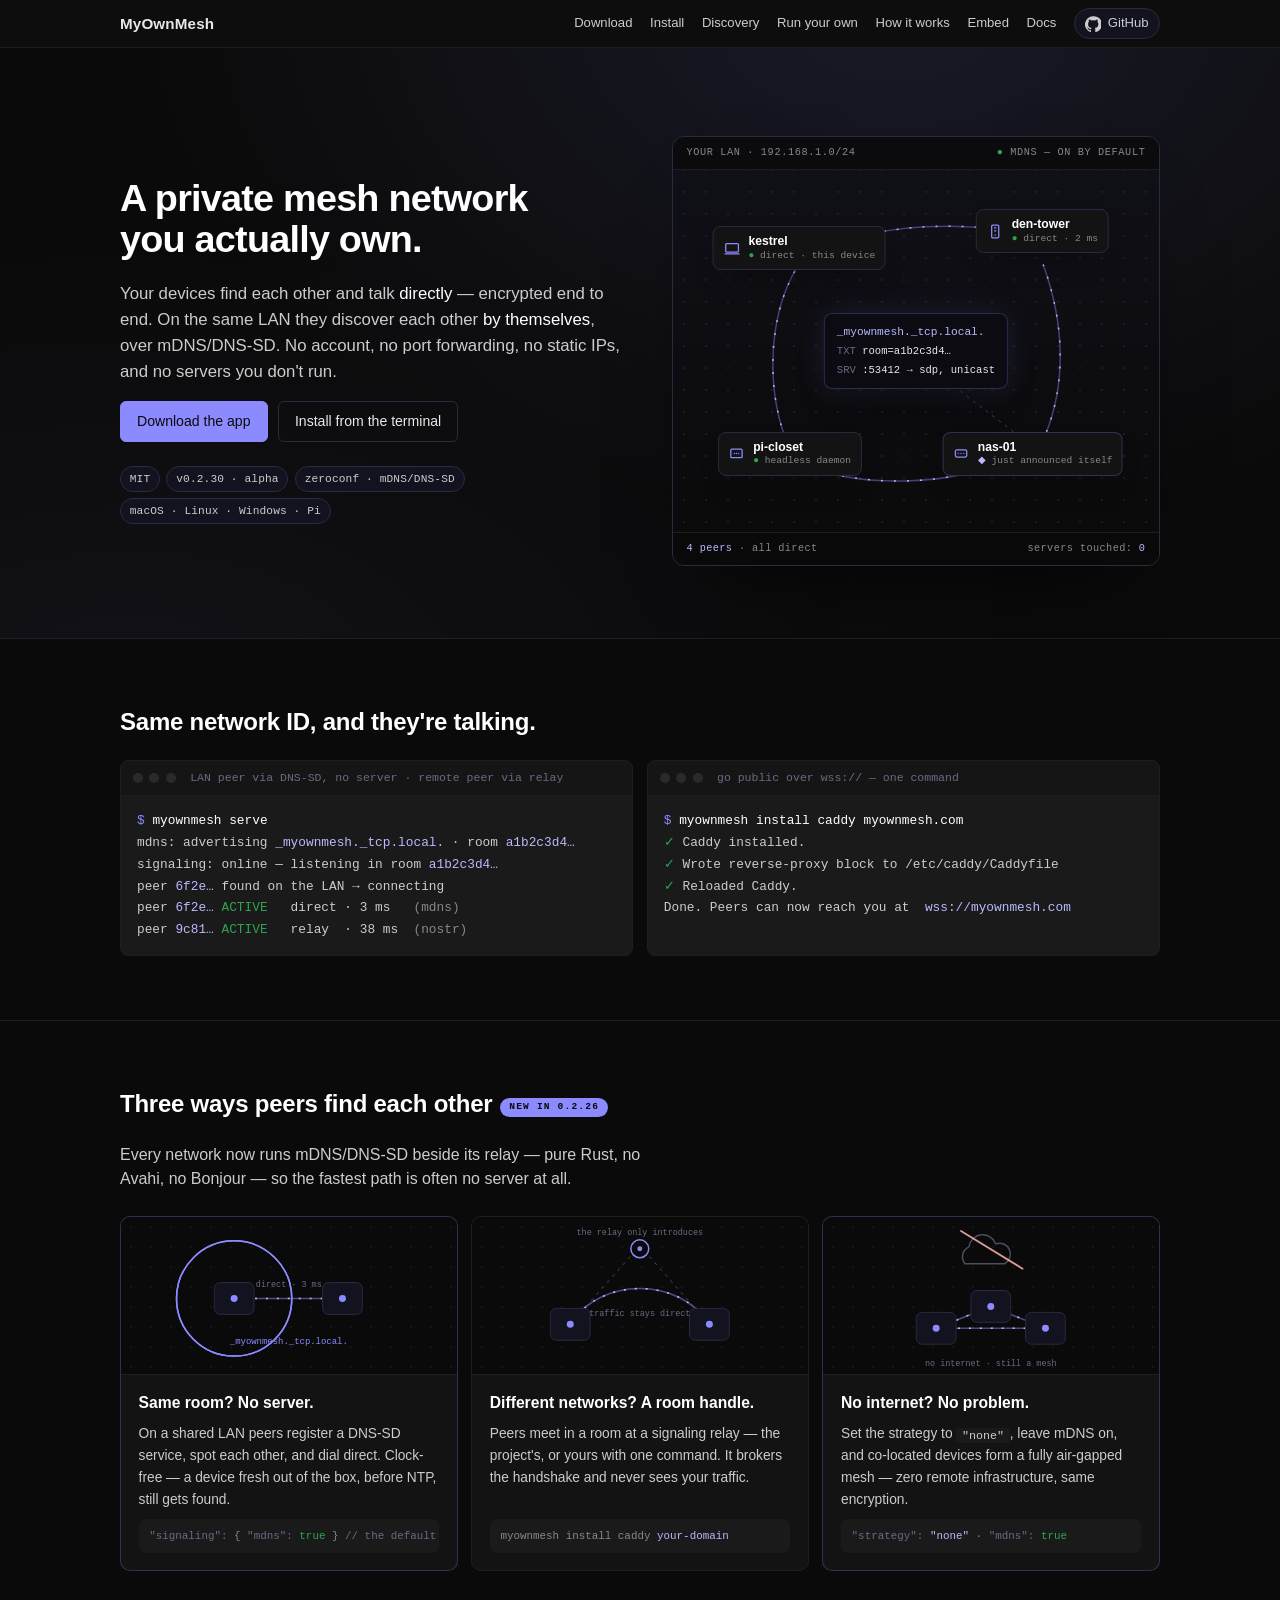
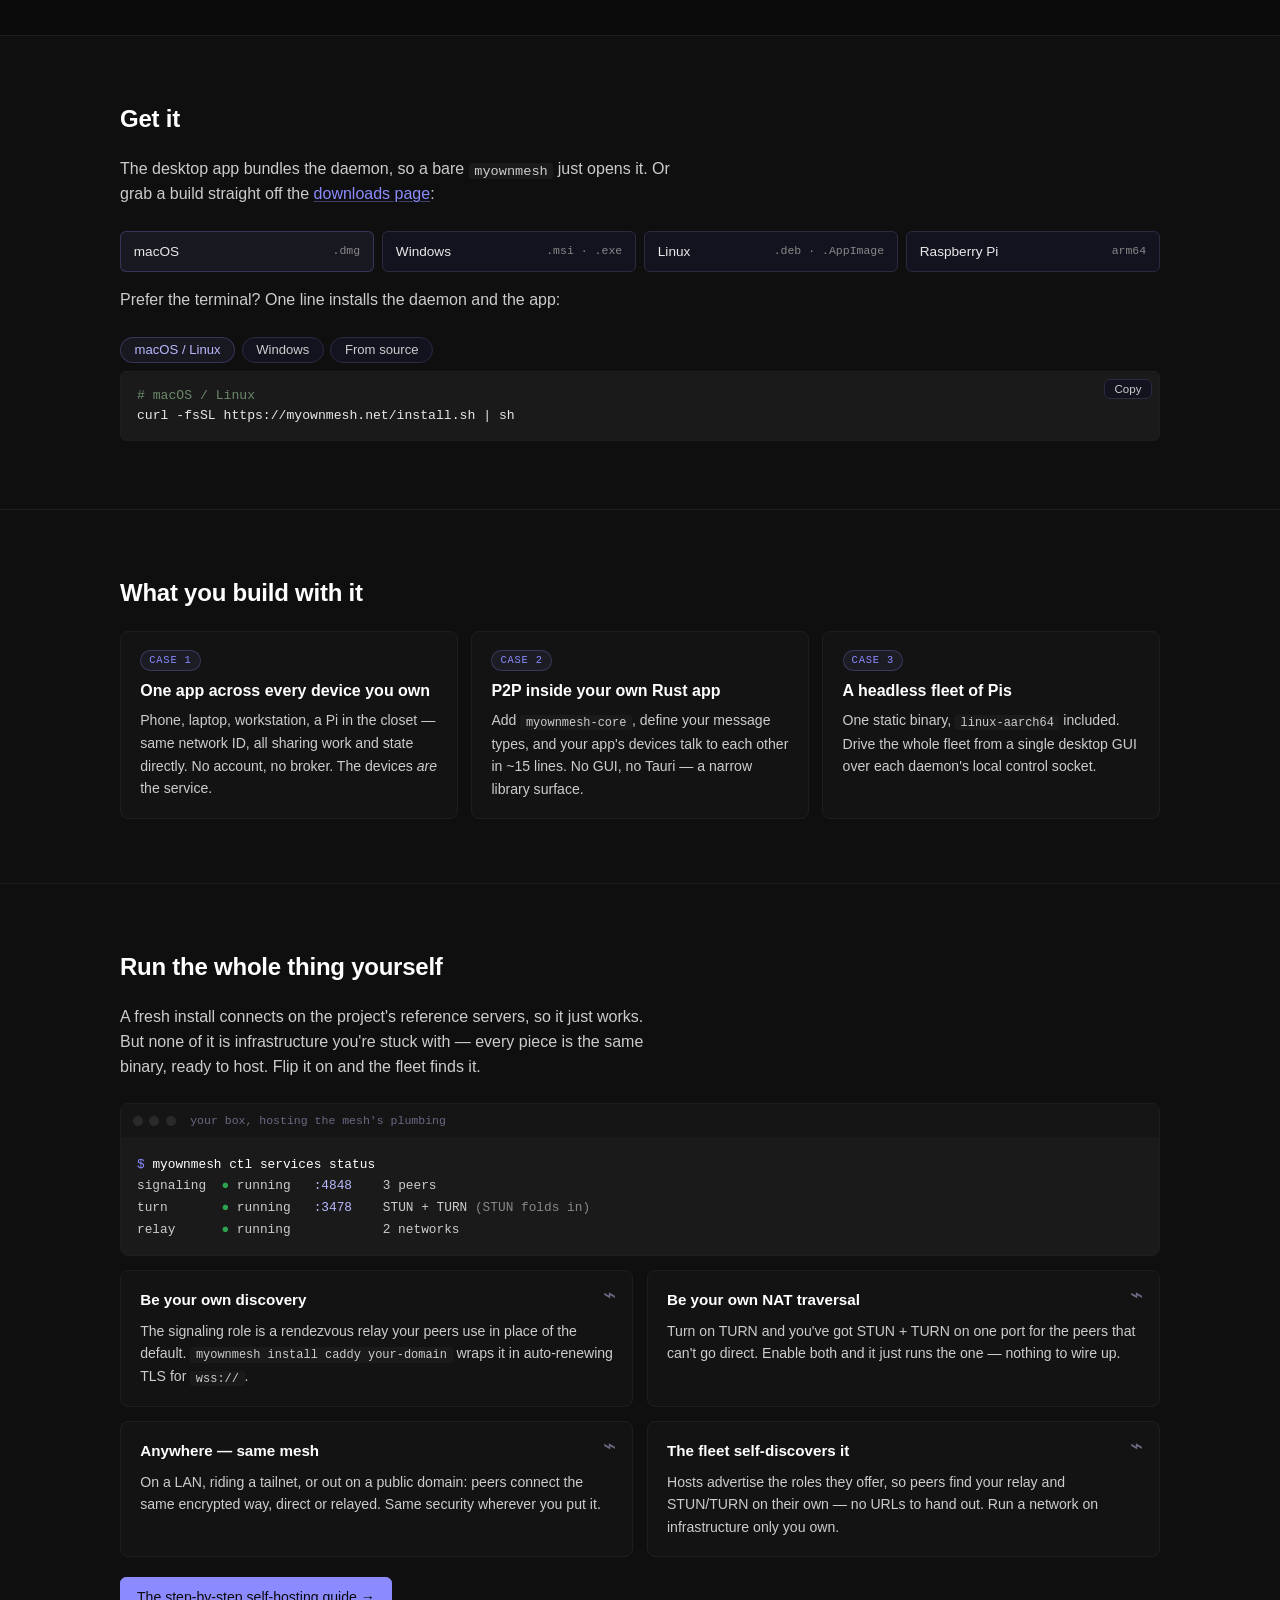
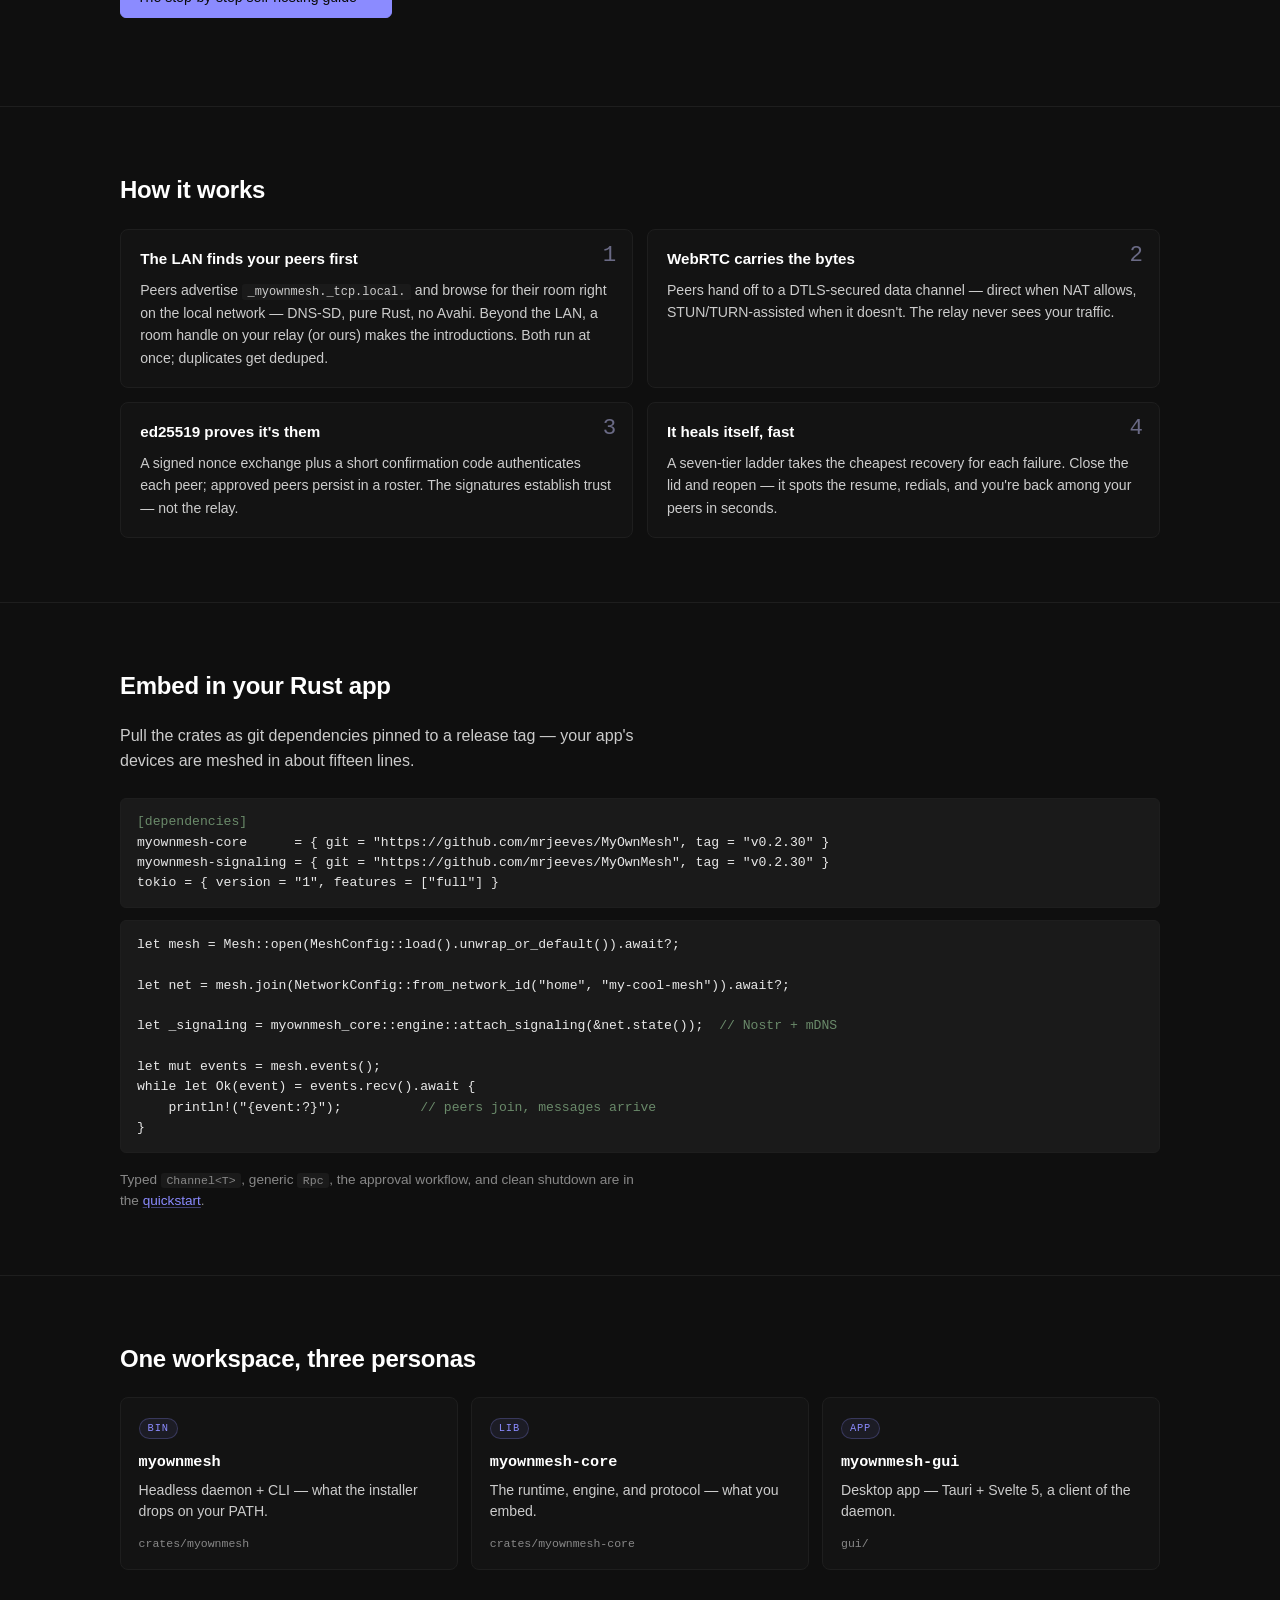
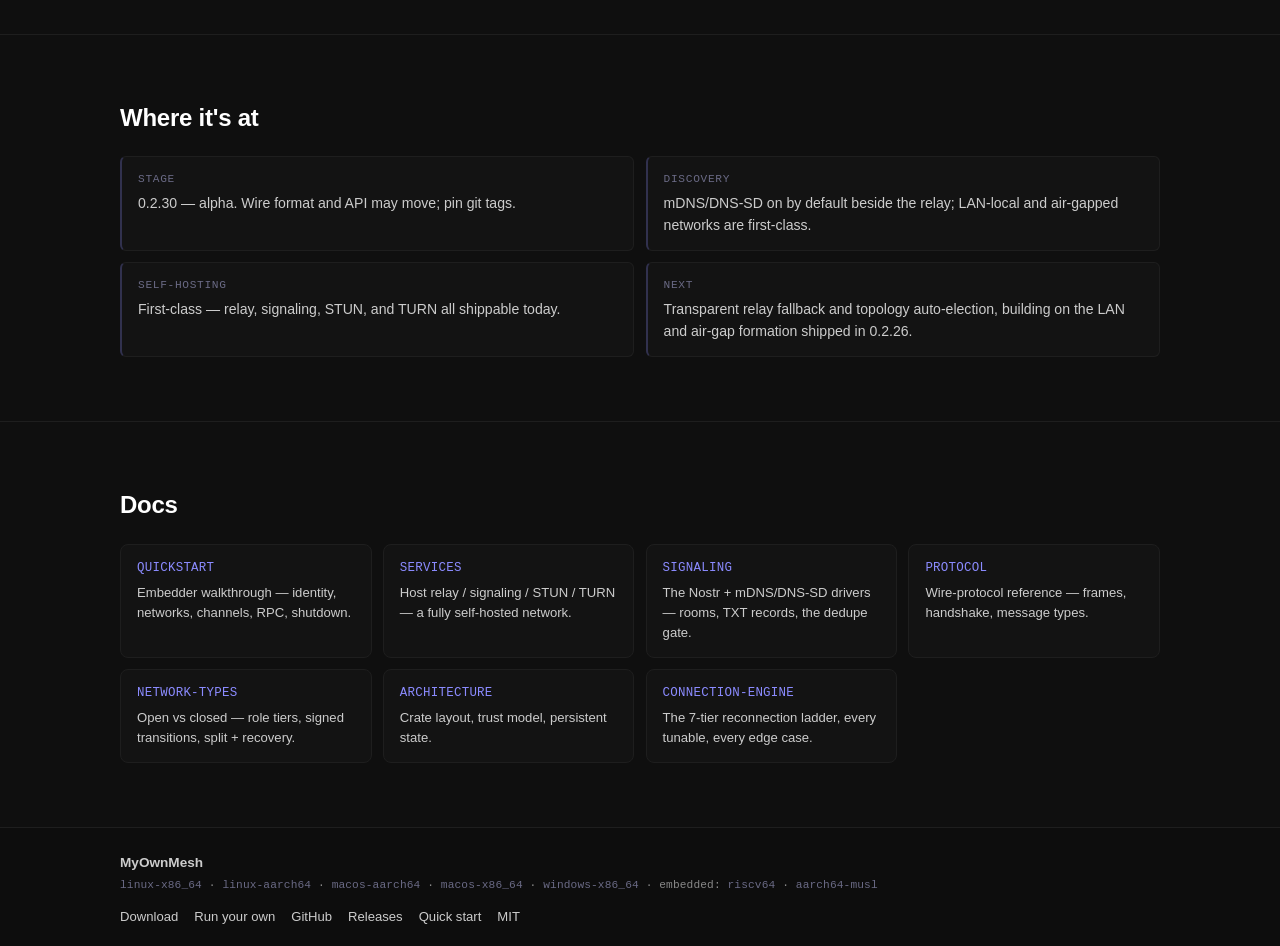
<file: index.html>
<!doctype html>
<html lang="en">
<head>
  <meta charset="utf-8" />
  <meta name="viewport" content="width=device-width, initial-scale=1" />
  <title>MyOwnMesh — a private mesh network you actually own</title>
  <meta name="description" content="Your devices find each other and talk directly over encrypted WebRTC — zeroconf on the LAN over mDNS/DNS-SD, a relay you can run yourself beyond it, or fully air-gapped. No account, no port forwarding, no servers you don't run." />
  <link rel="stylesheet" href="styles.css?v=5" />
  <meta property="og:title" content="MyOwnMesh — a private mesh network you actually own" />
  <meta property="og:description" content="Devices find each other on the LAN by themselves (mDNS/DNS-SD, on by default) and talk over encrypted WebRTC. Run the whole stack — discovery, NAT traversal, relay — yourself, anywhere. Even air-gapped." />
  <meta property="og:type" content="website" />
  <meta property="og:url" content="https://myownmesh.net/" />
  <meta name="theme-color" content="#0f0f0f" />
</head>
<body>
  <header class="topbar">
    <div class="topbar-inner">
      <div class="brand">MyOwnMesh</div>
      <nav class="topnav">
        <a href="/download.html">Download</a>
        <a href="#get">Install</a>
        <a href="#discovery">Discovery</a>
        <a href="/self-host.html">Run your own</a>
        <a href="#how">How it works</a>
        <a href="#embed">Embed</a>
        <a href="#docs">Docs</a>
        <a class="gh" href="https://github.com/mrjeeves/MyOwnMesh" aria-label="GitHub repository">
          <svg viewBox="0 0 24 24" width="16" height="16" aria-hidden="true">
            <path fill="currentColor" d="M12 .5a12 12 0 0 0-3.8 23.4c.6.1.8-.3.8-.6v-2c-3.3.7-4-1.6-4-1.6-.6-1.4-1.4-1.8-1.4-1.8-1.1-.8.1-.8.1-.8 1.2.1 1.9 1.3 1.9 1.3 1.1 1.9 2.9 1.3 3.6 1 .1-.8.4-1.3.8-1.6-2.6-.3-5.4-1.3-5.4-5.9 0-1.3.5-2.4 1.3-3.2-.1-.3-.6-1.6.1-3.3 0 0 1-.3 3.3 1.2a11.4 11.4 0 0 1 6 0c2.3-1.5 3.3-1.2 3.3-1.2.7 1.7.2 3 .1 3.3.8.8 1.3 1.9 1.3 3.2 0 4.6-2.8 5.6-5.4 5.9.4.4.8 1.1.8 2.3v3.4c0 .3.2.7.8.6A12 12 0 0 0 12 .5"/>
          </svg>
          <span>GitHub</span>
        </a>
      </nav>
    </div>
  </header>

  <main>
    <section class="hero">
      <div class="hero-inner">
        <div>
          <h1>A private mesh network you&nbsp;actually&nbsp;own.</h1>
          <p class="lede">
            Your devices find each other and talk <em>directly</em> —
            encrypted end to end. On the same LAN they discover each other
            <em>by themselves</em>, over mDNS/DNS-SD. No account, no port
            forwarding, no static IPs, and no servers you don't run.
          </p>
          <div class="cta-row">
            <a class="btn primary" href="/download.html">Download the app</a>
            <a class="btn ghost" href="#get">Install from the terminal</a>
          </div>
          <div class="badge-row">
            <span class="badge">MIT</span>
            <span class="badge"><span id="version-badge">v0.2.30</span> · alpha</span>
            <span class="badge">zeroconf · mDNS/DNS-SD</span>
            <span class="badge">macOS · Linux · Windows · Pi</span>
          </div>
        </div>

        <!-- The LAN, finding itself. Pure CSS/SVG — no library, no video. -->
        <div class="mesh-viz" role="img" aria-label="Diagram: four devices on one LAN discover each other over mDNS/DNS-SD and connect directly, without any server.">
          <div class="viz-dots"></div>
          <div class="viz-head">
            <span>your LAN · 192.168.1.0/24</span>
            <span><span class="on">●</span> mdns — on by default</span>
          </div>
          <!-- ring wiring between the four peers -->
          <svg class="viz-wires" viewBox="0 0 520 430" preserveAspectRatio="none" aria-hidden="true">
            <!-- kestrel → den-tower -->
            <path class="viz-wire" d="M 146 118 C 220 84, 320 84, 390 100" />
            <path class="viz-flow" d="M 146 118 C 220 84, 320 84, 390 100" />
            <!-- den-tower → nas -->
            <path class="viz-wire" d="M 396 128 C 420 190, 420 250, 398 300" />
            <path class="viz-flow" d="M 396 128 C 420 190, 420 250, 398 300" />
            <!-- nas → pi -->
            <path class="viz-wire" d="M 360 322 C 300 352, 200 352, 142 330" />
            <path class="viz-flow" d="M 360 322 C 300 352, 200 352, 142 330" />
            <!-- pi → kestrel -->
            <path class="viz-wire" d="M 120 302 C 100 250, 102 180, 132 132" />
            <path class="viz-flow" d="M 120 302 C 100 250, 102 180, 132 132" />
            <!-- the new peer's DNS-SD record, tethered -->
            <path class="viz-tether" d="M 378 306 L 300 250" />
          </svg>
          <!-- mDNS beacon, pulsing from the newest peer -->
          <span class="viz-ping" style="left: 74%; top: 74%;"></span>
          <span class="viz-ping" style="left: 74%; top: 74%; animation-delay: 1.7s;"></span>
          <!-- the peers -->
          <div class="viz-node" style="left: 26%; top: 26%;">
            <span class="ico" aria-hidden="true"><svg width="17" height="17" viewBox="0 0 24 24" fill="none" stroke="currentColor" stroke-width="1.8" stroke-linecap="round" stroke-linejoin="round"><rect x="3" y="5" width="18" height="12" rx="1.5"/><path d="M2 19.5h20"/></svg></span>
            <div><div class="nm">kestrel</div><div class="st"><span class="on">●</span> direct · this device</div></div>
          </div>
          <div class="viz-node" style="left: 76%; top: 22%;">
            <span class="ico" aria-hidden="true"><svg width="17" height="17" viewBox="0 0 24 24" fill="none" stroke="currentColor" stroke-width="1.8" stroke-linecap="round" stroke-linejoin="round"><rect x="7" y="3" width="10" height="18" rx="1.5"/><path d="M11 7h2M11 11h2"/><circle cx="12" cy="17" r="1" fill="currentColor" stroke="none"/></svg></span>
            <div><div class="nm">den-tower</div><div class="st"><span class="on">●</span> direct · 2 ms</div></div>
          </div>
          <div class="viz-node" style="left: 24%; top: 74%;">
            <span class="ico" aria-hidden="true"><svg width="17" height="17" viewBox="0 0 24 24" fill="none" stroke="currentColor" stroke-width="1.8" stroke-linecap="round" stroke-linejoin="round"><rect x="4" y="6" width="16" height="12" rx="1.5"/><circle cx="9" cy="12" r="1" fill="currentColor" stroke="none"/><circle cx="12" cy="12" r="1" fill="currentColor" stroke="none"/><circle cx="15" cy="12" r="1" fill="currentColor" stroke="none"/></svg></span>
            <div><div class="nm">pi-closet</div><div class="st"><span class="on">●</span> headless daemon</div></div>
          </div>
          <div class="viz-node is-new" style="left: 74%; top: 74%;">
            <span class="ico" aria-hidden="true"><svg width="17" height="17" viewBox="0 0 24 24" fill="none" stroke="currentColor" stroke-width="1.8" stroke-linecap="round" stroke-linejoin="round"><rect x="4" y="7" width="16" height="10" rx="2"/><path d="M8 12h.01M12 12h.01M16 12h.01"/></svg></span>
            <div><div class="nm">nas-01</div><div class="st"><span class="nw">◆</span> just announced itself</div></div>
          </div>
          <!-- the DNS-SD record it announced -->
          <div class="viz-record" style="left: 50%; top: 50%;">
            <span class="rr-name">_myownmesh._tcp.local.</span><br />
            <span class="rr-k">TXT</span> <span class="rr-v">room=a1b2c3d4…</span><br />
            <span class="rr-k">SRV</span> <span class="rr-v">:53412 → sdp, unicast</span>
          </div>
          <div class="viz-foot">
            <span><span class="hi">4 peers</span> · all direct</span>
            <span>servers touched: <span class="hi">0</span></span>
          </div>
        </div>
      </div>
    </section>

    <section class="show">
      <div class="inner">
        <h2>Same network ID, and they're talking.</h2>
        <div class="term-grid">
          <div class="term">
            <div class="term-bar">
              <span class="term-dot"></span><span class="term-dot"></span><span class="term-dot"></span>
              <span class="term-cap">LAN peer via DNS-SD, no server · remote peer via relay</span>
            </div>
<div class="term-body"><span class="p">$</span> <span class="cmd">myownmesh serve</span>
mdns: advertising <span class="v">_myownmesh._tcp.local.</span> · room <span class="v">a1b2c3d4…</span>
signaling: online — listening in room <span class="v">a1b2c3d4…</span>
peer <span class="v">6f2e…</span> found on the LAN → connecting
peer <span class="v">6f2e…</span> <span class="on">ACTIVE</span>   direct · 3 ms   <span class="dim">(mdns)</span>
peer <span class="v">9c81…</span> <span class="on">ACTIVE</span>   relay  · 38 ms  <span class="dim">(nostr)</span></div>
          </div>
          <div class="term">
            <div class="term-bar">
              <span class="term-dot"></span><span class="term-dot"></span><span class="term-dot"></span>
              <span class="term-cap">go public over wss:// — one command</span>
            </div>
<div class="term-body"><span class="p">$</span> <span class="cmd">myownmesh install caddy myownmesh.com</span>
<span class="ok">✓</span> Caddy installed.
<span class="ok">✓</span> Wrote reverse-proxy block to /etc/caddy/Caddyfile
<span class="ok">✓</span> Reloaded Caddy.
Done. Peers can now reach you at  <span class="v">wss://myownmesh.com</span></div>
          </div>
        </div>
      </div>
    </section>

    <section id="discovery" class="show">
      <div class="inner">
        <h2>Three ways peers find each other<span class="new-chip">new in 0.2.26</span></h2>
        <p class="section-lede">
          Every network now runs mDNS/DNS-SD beside its relay — pure Rust,
          no Avahi, no Bonjour — so the fastest path is often no server at all.
        </p>
        <div class="disc-grid">
          <article class="disc is-new">
            <div class="disc-stage" aria-hidden="true">
              <svg viewBox="0 0 260 158">
                <circle class="d-ping" cx="75" cy="82" r="58" fill="none" stroke="#8b8bff" stroke-width="1.5" />
                <circle class="d-ping d2" cx="75" cy="82" r="58" fill="none" stroke="#8b8bff" stroke-width="1.5" />
                <path d="M 96 82 L 164 82" stroke="#8b8bff" stroke-width="1.6" opacity="0.5" />
                <path class="d-flow" d="M 96 82 L 164 82" stroke="#b9b9ff" stroke-width="1.6" />
                <rect x="55" y="66" width="40" height="32" rx="6" fill="#131320" stroke="#2a2a40" />
                <rect x="164" y="66" width="40" height="32" rx="6" fill="#131320" stroke="#2a2a40" />
                <circle cx="75" cy="82" r="3.5" fill="#8b8bff" />
                <circle cx="184" cy="82" r="3.5" fill="#8b8bff" />
                <text x="130" y="70" text-anchor="middle" fill="#6a6a85" font-family="ui-monospace, monospace" font-size="8.5">direct · 3 ms</text>
                <text x="130" y="128" text-anchor="middle" fill="#8b8bff" font-family="ui-monospace, monospace" font-size="9">_myownmesh._tcp.local.</text>
              </svg>
            </div>
            <div class="disc-body">
              <h3>Same room? No server.</h3>
              <p>On a shared LAN peers register a DNS-SD service, spot each other, and dial direct. Clock-free — a device fresh out of the box, before NTP, still gets found.</p>
              <div class="disc-conf"><span class="k">"signaling":</span> { <span class="k">"mdns":</span> <span class="on">true</span> }   <span class="k">// the default</span></div>
            </div>
          </article>
          <article class="disc">
            <div class="disc-stage" aria-hidden="true">
              <svg viewBox="0 0 260 158">
                <path d="M 60 108 C 90 60, 170 60, 200 108" stroke="#8b8bff" stroke-width="1.6" fill="none" opacity="0.5" />
                <path class="d-flow" d="M 60 108 C 90 60, 170 60, 200 108" stroke="#b9b9ff" stroke-width="1.6" fill="none" />
                <path d="M 60 108 L 122 38 M 200 108 L 138 38" stroke="#6a6a85" stroke-width="1" stroke-dasharray="3 5" opacity="0.7" />
                <circle cx="130" cy="32" r="9" fill="none" stroke="#8b8bff" stroke-width="1.5" />
                <circle cx="130" cy="32" r="2.5" fill="#8b8bff" />
                <rect x="40" y="92" width="40" height="32" rx="6" fill="#131320" stroke="#2a2a40" />
                <rect x="180" y="92" width="40" height="32" rx="6" fill="#131320" stroke="#2a2a40" />
                <circle cx="60" cy="108" r="3.5" fill="#8b8bff" />
                <circle cx="200" cy="108" r="3.5" fill="#8b8bff" />
                <text x="130" y="18" text-anchor="middle" fill="#6a6a85" font-family="ui-monospace, monospace" font-size="8.5">the relay only introduces</text>
                <text x="130" y="100" text-anchor="middle" fill="#6a6a85" font-family="ui-monospace, monospace" font-size="8.5">traffic stays direct</text>
              </svg>
            </div>
            <div class="disc-body">
              <h3>Different networks? A room handle.</h3>
              <p>Peers meet in a room at a signaling relay — the project's, or yours with one command. It brokers the handshake and never sees your traffic.</p>
              <div class="disc-conf">myownmesh install caddy <span class="v">your-domain</span></div>
            </div>
          </article>
          <article class="disc is-new">
            <div class="disc-stage" aria-hidden="true">
              <svg viewBox="0 0 260 158">
                <path d="M 108 30 a 14 14 0 0 1 27 -3 a 11 11 0 0 1 9 20 h -40 a 11 11 0 0 1 4 -17" fill="none" stroke="#6a6a85" stroke-width="1.5" opacity="0.7" />
                <path d="M 100 14 L 162 52" stroke="#ffb4b4" stroke-width="1.8" stroke-linecap="round" opacity="0.85" />
                <path d="M 75 112 L 130 90 L 185 112" stroke="#8b8bff" stroke-width="1.6" fill="none" opacity="0.5" />
                <path class="d-flow" d="M 75 112 L 130 90 L 185 112" stroke="#b9b9ff" stroke-width="1.6" fill="none" />
                <path d="M 75 112 L 185 112" stroke="#8b8bff" stroke-width="1.6" opacity="0.5" />
                <path class="d-flow" d="M 75 112 L 185 112" stroke="#b9b9ff" stroke-width="1.6" />
                <rect x="55" y="96" width="40" height="32" rx="6" fill="#131320" stroke="#2a2a40" />
                <rect x="165" y="96" width="40" height="32" rx="6" fill="#131320" stroke="#2a2a40" />
                <rect x="110" y="74" width="40" height="32" rx="6" fill="#131320" stroke="#2a2a40" />
                <circle cx="75" cy="112" r="3.5" fill="#8b8bff" />
                <circle cx="185" cy="112" r="3.5" fill="#8b8bff" />
                <circle cx="130" cy="90" r="3.5" fill="#8b8bff" />
                <text x="130" y="150" text-anchor="middle" fill="#6a6a85" font-family="ui-monospace, monospace" font-size="8.5">no internet · still a mesh</text>
              </svg>
            </div>
            <div class="disc-body">
              <h3>No internet? No problem.</h3>
              <p>Set the strategy to <code>"none"</code>, leave mDNS on, and co-located devices form a fully air-gapped mesh — zero remote infrastructure, same encryption.</p>
              <div class="disc-conf"><span class="k">"strategy":</span> <span class="v">"none"</span> · <span class="k">"mdns":</span> <span class="on">true</span></div>
            </div>
          </article>
        </div>
      </div>
    </section>

    <section id="get" class="install">
      <div class="inner">
        <h2>Get it</h2>
        <p class="section-lede">
          The desktop app bundles the daemon, so a bare
          <code>myownmesh</code> just opens it. Or grab a build straight off
          the <a class="link" href="/download.html">downloads page</a>:
        </p>
        <div class="get-row">
          <a class="dl-btn dl-btn-primary" href="/download.html"><span class="dl-btn-title">macOS</span><span class="dl-btn-file">.dmg</span></a>
          <a class="dl-btn" href="/download.html"><span class="dl-btn-title">Windows</span><span class="dl-btn-file">.msi · .exe</span></a>
          <a class="dl-btn" href="/download.html"><span class="dl-btn-title">Linux</span><span class="dl-btn-file">.deb · .AppImage</span></a>
          <a class="dl-btn" href="/download.html"><span class="dl-btn-title">Raspberry Pi</span><span class="dl-btn-file">arm64</span></a>
        </div>
        <p class="section-lede">Prefer the terminal? One line installs the daemon and the app:</p>
        <div class="install-tabs" role="tablist" aria-label="Install platform">
          <button type="button" class="tab" data-os="unix" role="tab">macOS / Linux</button>
          <button type="button" class="tab" data-os="windows" role="tab">Windows</button>
          <button type="button" class="tab" data-os="source" role="tab">From source</button>
        </div>
        <div data-os="unix" class="install-snippet active">
          <pre><code><span class="c"># macOS / Linux</span>
curl -fsSL https://myownmesh.net/install.sh | sh</code></pre>
          <button type="button" class="copy-btn" data-copy="curl -fsSL https://myownmesh.net/install.sh | sh" aria-label="Copy install command">Copy</button>
        </div>
        <div data-os="windows" class="install-snippet">
          <pre><code><span class="c"># Windows (PowerShell)</span>
irm https://myownmesh.net/install.ps1 | iex</code></pre>
          <button type="button" class="copy-btn" data-copy="irm https://myownmesh.net/install.ps1 | iex" aria-label="Copy install command">Copy</button>
        </div>
        <div data-os="source" class="install-snippet">
          <pre><code><span class="c"># From source — needs cargo (https://rustup.rs)</span>
git clone https://github.com/mrjeeves/MyOwnMesh
cd MyOwnMesh
cargo install --path crates/myownmesh</code></pre>
          <button type="button" class="copy-btn" data-copy="git clone https://github.com/mrjeeves/MyOwnMesh &amp;&amp; cd MyOwnMesh &amp;&amp; cargo install --path crates/myownmesh" aria-label="Copy install commands">Copy</button>
        </div>
      </div>
    </section>

    <section id="use-cases" class="use-cases">
      <div class="inner">
        <h2>What you build with it</h2>
        <div class="use-grid">
          <article class="use">
            <div class="use-tag">case 1</div>
            <h3>One app across every device you own</h3>
            <p>Phone, laptop, workstation, a Pi in the closet — same network ID, all sharing work and state directly. No account, no broker. The devices <em>are</em> the service.</p>
          </article>
          <article class="use">
            <div class="use-tag">case 2</div>
            <h3>P2P inside your own Rust app</h3>
            <p>Add <code>myownmesh-core</code>, define your message types, and your app's devices talk to each other in ~15 lines. No GUI, no Tauri — a narrow library surface.</p>
          </article>
          <article class="use">
            <div class="use-tag">case 3</div>
            <h3>A headless fleet of Pis</h3>
            <p>One static binary, <code>linux-aarch64</code> included. Drive the whole fleet from a single desktop GUI over each daemon's local control socket.</p>
          </article>
        </div>
      </div>
    </section>

    <section id="selfhost" class="how">
      <div class="inner">
        <h2>Run the whole thing yourself</h2>
        <p class="section-lede">
          A fresh install connects on the project's reference servers, so it just works. But none of it is infrastructure you're stuck with — every piece is the same binary, ready to host. Flip it on and the fleet finds it.
        </p>
        <div class="term">
          <div class="term-bar">
            <span class="term-dot"></span><span class="term-dot"></span><span class="term-dot"></span>
            <span class="term-cap">your box, hosting the mesh's plumbing</span>
          </div>
<div class="term-body"><span class="p">$</span> <span class="cmd">myownmesh ctl services status</span>
signaling  <span class="on">●</span> running   <span class="v">:4848</span>    3 peers
turn       <span class="on">●</span> running   <span class="v">:3478</span>    STUN + TURN <span class="dim">(STUN folds in)</span>
relay      <span class="on">●</span> running            2 networks</div>
        </div>
        <div class="how-grid" style="margin-top:0.85rem">
          <article class="how-card">
            <div class="how-step">⌁</div>
            <h3>Be your own discovery</h3>
            <p>The signaling role is a rendezvous relay your peers use in place of the default. <code>myownmesh install caddy your-domain</code> wraps it in auto-renewing TLS for <code>wss://</code>.</p>
          </article>
          <article class="how-card">
            <div class="how-step">⌁</div>
            <h3>Be your own NAT traversal</h3>
            <p>Turn on TURN and you've got STUN + TURN on one port for the peers that can't go direct. Enable both and it just runs the one — nothing to wire up.</p>
          </article>
          <article class="how-card">
            <div class="how-step">⌁</div>
            <h3>Anywhere — same mesh</h3>
            <p>On a LAN, riding a tailnet, or out on a public domain: peers connect the same encrypted way, direct or relayed. Same security wherever you put it.</p>
          </article>
          <article class="how-card">
            <div class="how-step">⌁</div>
            <h3>The fleet self-discovers it</h3>
            <p>Hosts advertise the roles they offer, so peers find your relay and STUN/TURN on their own — no URLs to hand out. Run a network on infrastructure only you own.</p>
          </article>
        </div>
        <div class="cta-row" style="margin-top:1.25rem">
          <a class="btn primary" href="/self-host.html">The step-by-step self-hosting guide →</a>
        </div>
      </div>
    </section>

    <section id="how" class="how">
      <div class="inner">
        <h2>How it works</h2>
        <div class="how-grid">
          <article class="how-card">
            <div class="how-step">1</div>
            <h3>The LAN finds your peers first</h3>
            <p>Peers advertise <code>_myownmesh._tcp.local.</code> and browse for their room right on the local network — DNS-SD, pure Rust, no Avahi. Beyond the LAN, a room handle on your relay (or ours) makes the introductions. Both run at once; duplicates get deduped.</p>
          </article>
          <article class="how-card">
            <div class="how-step">2</div>
            <h3>WebRTC carries the bytes</h3>
            <p>Peers hand off to a DTLS-secured data channel — direct when NAT allows, STUN/TURN-assisted when it doesn't. The relay never sees your traffic.</p>
          </article>
          <article class="how-card">
            <div class="how-step">3</div>
            <h3>ed25519 proves it's them</h3>
            <p>A signed nonce exchange plus a short confirmation code authenticates each peer; approved peers persist in a roster. The signatures establish trust — not the relay.</p>
          </article>
          <article class="how-card">
            <div class="how-step">4</div>
            <h3>It heals itself, fast</h3>
            <p>A seven-tier ladder takes the cheapest recovery for each failure. Close the lid and reopen — it spots the resume, redials, and you're back among your peers in seconds.</p>
          </article>
        </div>
      </div>
    </section>

    <section id="embed" class="embed">
      <div class="inner">
        <h2>Embed in your Rust app</h2>
        <p class="section-lede">
          Pull the crates as git dependencies pinned to a release tag — your app's devices are meshed in about fifteen lines.
        </p>
<pre><code><span class="c">[dependencies]</span>
myownmesh-core      = { git = "https://github.com/mrjeeves/MyOwnMesh", tag = "<span class="js-dep-tag">v0.2.30</span>" }
myownmesh-signaling = { git = "https://github.com/mrjeeves/MyOwnMesh", tag = "<span class="js-dep-tag">v0.2.30</span>" }
tokio = { version = "1", features = ["full"] }</code></pre>
<pre><code>let mesh = Mesh::open(MeshConfig::load().unwrap_or_default()).await?;

let net = mesh.join(NetworkConfig::from_network_id("home", "my-cool-mesh")).await?;

let _signaling = myownmesh_core::engine::attach_signaling(&amp;net.state());  <span class="c">// Nostr + mDNS</span>

let mut events = mesh.events();
while let Ok(event) = events.recv().await {
    println!("{event:?}");          <span class="c">// peers join, messages arrive</span>
}</code></pre>
        <p class="section-foot">
          Typed <code>Channel&lt;T&gt;</code>, generic <code>Rpc</code>, the
          approval workflow, and clean shutdown are in the
          <a class="link" href="https://github.com/mrjeeves/MyOwnMesh/blob/main/docs/QUICKSTART.md">quickstart</a>.
        </p>
      </div>
    </section>

    <section class="personas">
      <div class="inner">
        <h2>One workspace, three personas</h2>
        <div class="persona-grid">
          <div class="persona">
            <div class="persona-tag">bin</div>
            <div class="persona-name"><code>myownmesh</code></div>
            <div class="persona-desc">Headless daemon + CLI — what the installer drops on your PATH.</div>
            <div class="persona-path">crates/myownmesh</div>
          </div>
          <div class="persona">
            <div class="persona-tag">lib</div>
            <div class="persona-name"><code>myownmesh-core</code></div>
            <div class="persona-desc">The runtime, engine, and protocol — what you embed.</div>
            <div class="persona-path">crates/myownmesh-core</div>
          </div>
          <div class="persona">
            <div class="persona-tag">app</div>
            <div class="persona-name"><code>myownmesh-gui</code></div>
            <div class="persona-desc">Desktop app — Tauri + Svelte 5, a client of the daemon.</div>
            <div class="persona-path">gui/</div>
          </div>
        </div>
      </div>
    </section>

    <section class="status">
      <div class="inner">
        <h2>Where it's at</h2>
        <div class="status-grid">
          <div class="status-item">
            <div class="status-label">Stage</div>
            <div class="status-value"><span id="version-status">0.2.30</span> — alpha. Wire format and API may move; pin git tags.</div>
          </div>
          <div class="status-item">
            <div class="status-label">Discovery</div>
            <div class="status-value">mDNS/DNS-SD on by default beside the relay; LAN-local and air-gapped networks are first-class.</div>
          </div>
          <div class="status-item">
            <div class="status-label">Self-hosting</div>
            <div class="status-value">First-class — relay, signaling, STUN, and TURN all shippable today.</div>
          </div>
          <div class="status-item">
            <div class="status-label">Next</div>
            <div class="status-value">Transparent relay fallback and topology auto-election, building on the LAN and air-gap formation shipped in 0.2.26.</div>
          </div>
        </div>
      </div>
    </section>

    <section id="docs" class="docs">
      <div class="inner">
        <h2>Docs</h2>
        <div class="doc-grid">
          <a class="doc" href="https://github.com/mrjeeves/MyOwnMesh/blob/main/docs/QUICKSTART.md">
            <div class="doc-name">QUICKSTART</div>
            <div class="doc-desc">Embedder walkthrough — identity, networks, channels, RPC, shutdown.</div>
          </a>
          <a class="doc" href="https://github.com/mrjeeves/MyOwnMesh/blob/main/docs/SERVICES.md">
            <div class="doc-name">SERVICES</div>
            <div class="doc-desc">Host relay / signaling / STUN / TURN — a fully self-hosted network.</div>
          </a>
          <a class="doc" href="https://github.com/mrjeeves/MyOwnMesh/blob/main/crates/myownmesh-signaling/README.md">
            <div class="doc-name">SIGNALING</div>
            <div class="doc-desc">The Nostr + mDNS/DNS-SD drivers — rooms, TXT records, the dedupe gate.</div>
          </a>
          <a class="doc" href="https://github.com/mrjeeves/MyOwnMesh/blob/main/docs/PROTOCOL.md">
            <div class="doc-name">PROTOCOL</div>
            <div class="doc-desc">Wire-protocol reference — frames, handshake, message types.</div>
          </a>
          <a class="doc" href="https://github.com/mrjeeves/MyOwnMesh/blob/main/docs/NETWORK-TYPES.md">
            <div class="doc-name">NETWORK-TYPES</div>
            <div class="doc-desc">Open vs closed — role tiers, signed transitions, split + recovery.</div>
          </a>
          <a class="doc" href="https://github.com/mrjeeves/MyOwnMesh/blob/main/ARCHITECTURE.md">
            <div class="doc-name">ARCHITECTURE</div>
            <div class="doc-desc">Crate layout, trust model, persistent state.</div>
          </a>
          <a class="doc" href="https://github.com/mrjeeves/MyOwnMesh/blob/main/CONNECTION-ENGINE.md">
            <div class="doc-name">CONNECTION-ENGINE</div>
            <div class="doc-desc">The 7-tier reconnection ladder, every tunable, every edge case.</div>
          </a>
        </div>
      </div>
    </section>
  </main>

  <footer class="foot">
    <div class="foot-inner">
      <div class="foot-brand">
        MyOwnMesh
        <span class="foot-platforms">
          <code>linux-x86_64</code> · <code>linux-aarch64</code> ·
          <code>macos-aarch64</code> · <code>macos-x86_64</code> ·
          <code>windows-x86_64</code> · embedded:
          <code>riscv64</code> · <code>aarch64-musl</code>
        </span>
      </div>
      <div class="foot-links">
        <a href="/download.html">Download</a>
        <a href="/self-host.html">Run your own</a>
        <a href="https://github.com/mrjeeves/MyOwnMesh">GitHub</a>
        <a href="https://github.com/mrjeeves/MyOwnMesh/releases">Releases</a>
        <a href="https://github.com/mrjeeves/MyOwnMesh/blob/main/docs/QUICKSTART.md">Quick start</a>
        <a href="https://github.com/mrjeeves/MyOwnMesh/blob/main/LICENSE">MIT</a>
      </div>
    </div>
  </footer>

  <script src="main.js?v=2" defer></script>
</body>
</html>
</file>
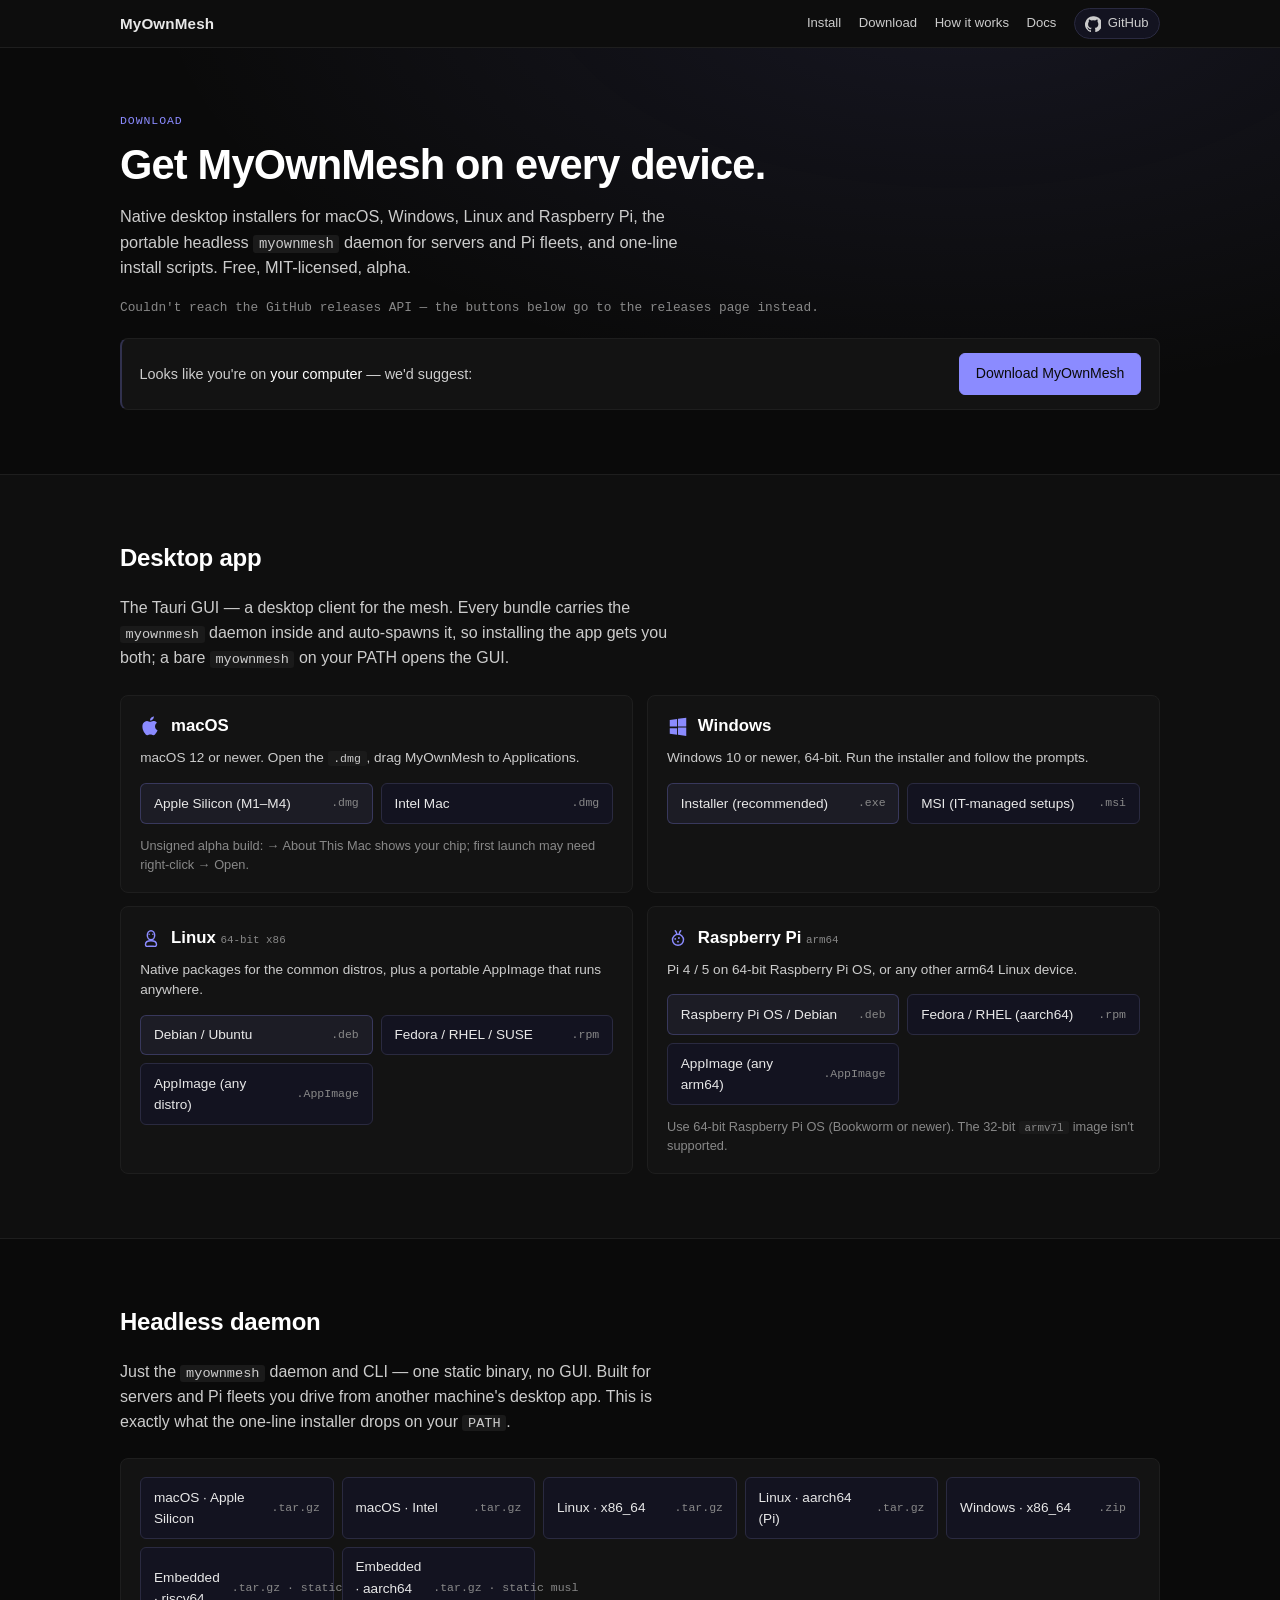
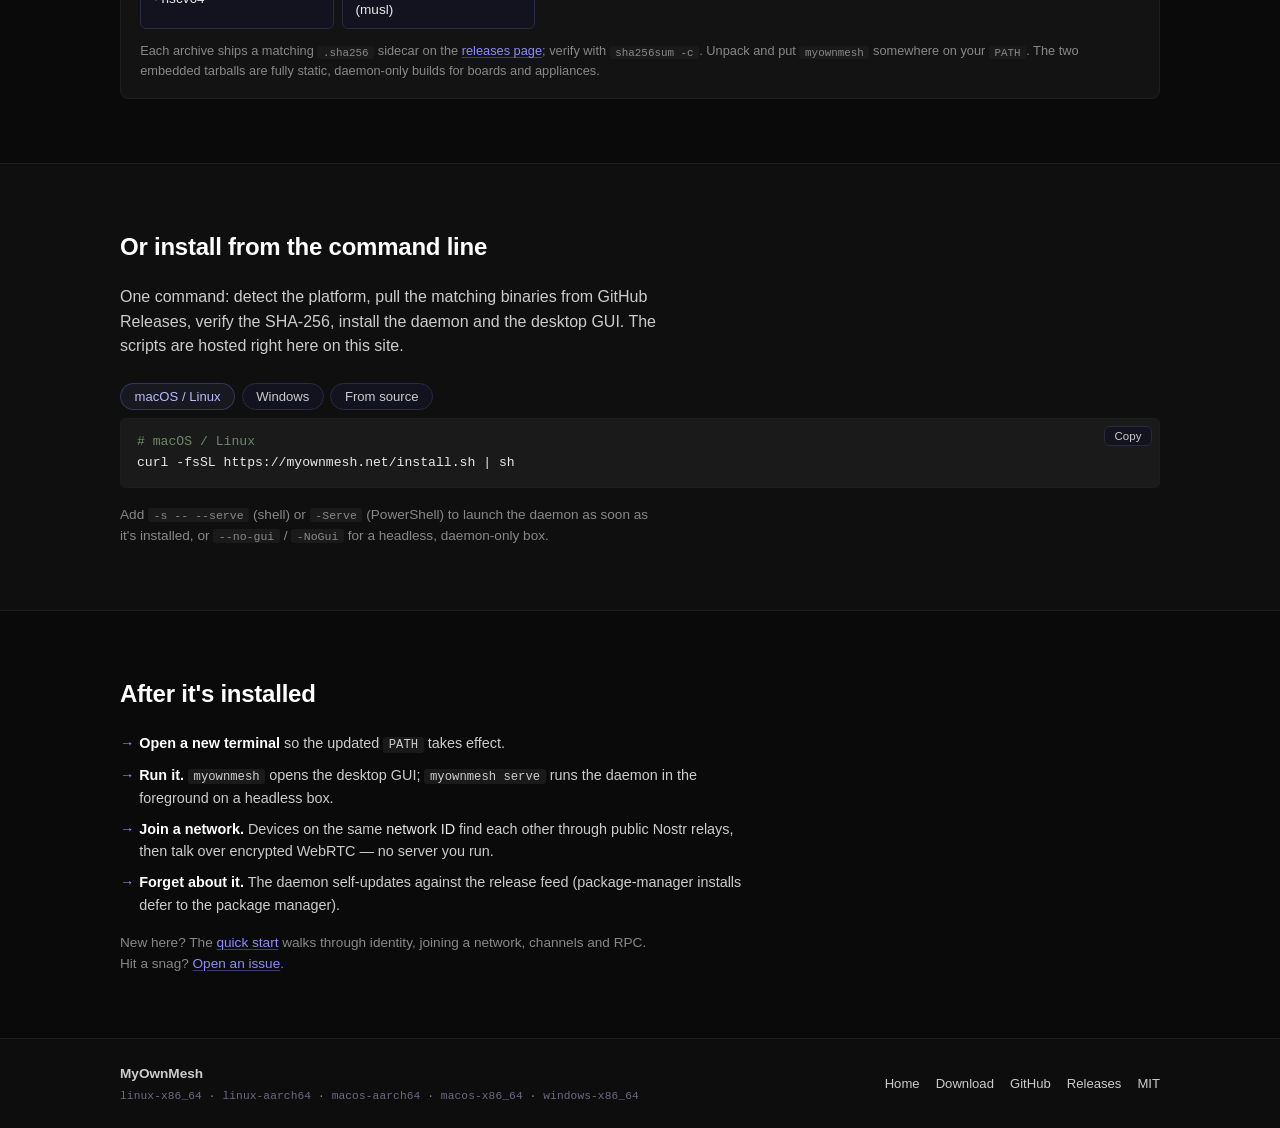
<file: download.html>
<!doctype html>
<html lang="en">
<head>
  <meta charset="utf-8" />
  <meta name="viewport" content="width=device-width, initial-scale=1" />
  <title>Download MyOwnMesh — desktop app &amp; headless daemon</title>
  <meta name="description" content="Native installers for macOS, Windows, Linux and Raspberry Pi, plus the portable myownmesh daemon binary and one-line install scripts. Free and MIT-licensed." />
  <link rel="stylesheet" href="styles.css?v=5" />
  <meta property="og:title" content="Download MyOwnMesh" />
  <meta property="og:description" content="Desktop installers for macOS, Windows, Linux and Raspberry Pi, the portable headless daemon, and one-line install scripts." />
  <meta property="og:type" content="website" />
  <meta property="og:url" content="https://myownmesh.net/download.html" />
  <meta name="theme-color" content="#0f0f0f" />
</head>
<body>
  <header class="topbar">
    <div class="topbar-inner">
      <a class="brand" href="/">MyOwnMesh</a>
      <nav class="topnav">
        <a href="/#install">Install</a>
        <a href="/download.html" aria-current="page">Download</a>
        <a href="/#how">How it works</a>
        <a href="/#docs">Docs</a>
        <a class="gh" href="https://github.com/mrjeeves/MyOwnMesh" aria-label="GitHub repository">
          <svg viewBox="0 0 24 24" width="16" height="16" aria-hidden="true">
            <path fill="currentColor" d="M12 .5a12 12 0 0 0-3.8 23.4c.6.1.8-.3.8-.6v-2c-3.3.7-4-1.6-4-1.6-.6-1.4-1.4-1.8-1.4-1.8-1.1-.8.1-.8.1-.8 1.2.1 1.9 1.3 1.9 1.3 1.1 1.9 2.9 1.3 3.6 1 .1-.8.4-1.3.8-1.6-2.6-.3-5.4-1.3-5.4-5.9 0-1.3.5-2.4 1.3-3.2-.1-.3-.6-1.6.1-3.3 0 0 1-.3 3.3 1.2a11.4 11.4 0 0 1 6 0c2.3-1.5 3.3-1.2 3.3-1.2.7 1.7.2 3 .1 3.3.8.8 1.3 1.9 1.3 3.2 0 4.6-2.8 5.6-5.4 5.9.4.4.8 1.1.8 2.3v3.4c0 .3.2.7.8.6A12 12 0 0 0 12 .5"/>
          </svg>
          <span>GitHub</span>
        </a>
      </nav>
    </div>
  </header>

  <main>
    <section class="dl-head">
      <div class="inner">
        <div class="dl-eyebrow">Download</div>
        <h1>Get MyOwnMesh on every device.</h1>
        <p class="lede">
          Native desktop installers for macOS, Windows, Linux and
          Raspberry Pi, the portable headless <code>myownmesh</code>
          daemon for servers and Pi fleets, and one-line install
          scripts. Free, MIT-licensed, alpha.
        </p>
        <p class="release-info" id="release-info">Loading the latest release…</p>
        <div class="suggested" id="suggested" hidden>
          <span class="suggested-label">Looks like you're on
            <span id="suggested-os">your computer</span> — we'd suggest:</span>
          <a class="btn primary" id="suggested-btn" href="https://github.com/mrjeeves/MyOwnMesh/releases/latest">Download MyOwnMesh</a>
        </div>
      </div>
    </section>

    <section class="dl-section"
             data-repo="mrjeeves/MyOwnMesh"
             data-release-url="https://github.com/mrjeeves/MyOwnMesh/releases/latest">
      <div class="inner">
        <h2>Desktop app</h2>
        <p class="section-lede">
          The Tauri GUI — a desktop client for the mesh. Every bundle
          carries the <code>myownmesh</code> daemon inside and
          auto-spawns it, so installing the app gets you both; a bare
          <code>myownmesh</code> on your PATH opens the GUI.
        </p>

        <div class="dl-grid">
          <article class="dl-platform">
            <header>
              <span class="dl-ico" aria-hidden="true">
                <svg viewBox="0 0 24 24" width="22" height="22" fill="currentColor"><path d="M16.4 12.2c0-2.5 2-3.7 2.1-3.8-1.2-1.7-3-1.9-3.7-1.9-1.6-.2-3 .9-3.8.9s-2-.9-3.3-.9c-1.7 0-3.3 1-4.2 2.6-1.8 3.1-.5 7.7 1.3 10.3.9 1.3 1.9 2.7 3.2 2.6 1.3-.1 1.8-.8 3.3-.8s2 .8 3.3.8c1.4 0 2.3-1.3 3.1-2.6.9-1.4 1.3-2.8 1.4-2.9-.1-.1-2.7-1-2.7-4.3zM14 4.7c.7-.8 1.2-2 1.1-3.1-1 0-2.3.7-3 1.5-.7.7-1.3 1.9-1.1 3 1.1.1 2.3-.6 3-1.4z"/></svg>
              </span>
              <h3>macOS</h3>
              <p class="dl-req">macOS 12 or newer. Open the <code>.dmg</code>, drag MyOwnMesh to Applications.</p>
            </header>
            <div class="dl-row">
              <a class="dl-btn dl-btn-primary" data-asset-pattern="MyOwnMesh_[0-9.]+_aarch64\.dmg$" href="https://github.com/mrjeeves/MyOwnMesh/releases/latest">
                <span class="dl-btn-title">Apple Silicon (M1–M4)</span>
                <span class="dl-btn-file">.dmg</span>
              </a>
              <a class="dl-btn" data-asset-pattern="MyOwnMesh_[0-9.]+_x64\.dmg$" href="https://github.com/mrjeeves/MyOwnMesh/releases/latest">
                <span class="dl-btn-title">Intel Mac</span>
                <span class="dl-btn-file">.dmg</span>
              </a>
            </div>
            <p class="dl-tip">Unsigned alpha build:  → About This Mac shows your chip; first launch may need right-click → Open.</p>
          </article>

          <article class="dl-platform">
            <header>
              <span class="dl-ico" aria-hidden="true">
                <svg viewBox="0 0 24 24" width="22" height="22" fill="currentColor"><path d="M3 5.5l8-1.1v8.1H3V5.5zM3 14.5h8v7.1l-8-1.1v-6zM12 4.2l9-1.2v9.5h-9V4.2zM12 13.5h9v9.3l-9-1.2v-8.1z"/></svg>
              </span>
              <h3>Windows</h3>
              <p class="dl-req">Windows 10 or newer, 64-bit. Run the installer and follow the prompts.</p>
            </header>
            <div class="dl-row">
              <a class="dl-btn dl-btn-primary" data-asset-pattern="MyOwnMesh_[0-9.]+_x64-setup\.exe$" href="https://github.com/mrjeeves/MyOwnMesh/releases/latest">
                <span class="dl-btn-title">Installer (recommended)</span>
                <span class="dl-btn-file">.exe</span>
              </a>
              <a class="dl-btn" data-asset-pattern="MyOwnMesh_[0-9.]+_x64_en-US\.msi$" href="https://github.com/mrjeeves/MyOwnMesh/releases/latest">
                <span class="dl-btn-title">MSI (IT-managed setups)</span>
                <span class="dl-btn-file">.msi</span>
              </a>
            </div>
          </article>

          <article class="dl-platform">
            <header>
              <span class="dl-ico" aria-hidden="true">
                <svg viewBox="0 0 24 24" width="22" height="22" fill="none" stroke="currentColor" stroke-width="1.6"><ellipse cx="12" cy="9" rx="4" ry="5"/><circle cx="10" cy="8" r="0.8" fill="currentColor" stroke="none"/><circle cx="14" cy="8" r="0.8" fill="currentColor" stroke="none"/><path d="M6 19c0-3 2-4 6-4s6 1 6 4-2 2-6 2-6 1-6-2z" stroke-linejoin="round"/></svg>
              </span>
              <h3>Linux <span class="dl-arch">64-bit x86</span></h3>
              <p class="dl-req">Native packages for the common distros, plus a portable AppImage that runs anywhere.</p>
            </header>
            <div class="dl-row">
              <a class="dl-btn dl-btn-primary" data-asset-pattern="MyOwnMesh_[0-9.]+_amd64\.deb$" href="https://github.com/mrjeeves/MyOwnMesh/releases/latest">
                <span class="dl-btn-title">Debian / Ubuntu</span>
                <span class="dl-btn-file">.deb</span>
              </a>
              <a class="dl-btn" data-asset-pattern="MyOwnMesh-[0-9.]+-[0-9]+\.x86_64\.rpm$" href="https://github.com/mrjeeves/MyOwnMesh/releases/latest">
                <span class="dl-btn-title">Fedora / RHEL / SUSE</span>
                <span class="dl-btn-file">.rpm</span>
              </a>
              <a class="dl-btn" data-asset-pattern="MyOwnMesh_[0-9.]+_amd64\.AppImage$" href="https://github.com/mrjeeves/MyOwnMesh/releases/latest">
                <span class="dl-btn-title">AppImage (any distro)</span>
                <span class="dl-btn-file">.AppImage</span>
              </a>
            </div>
          </article>

          <article class="dl-platform">
            <header>
              <span class="dl-ico" aria-hidden="true">
                <svg viewBox="0 0 24 24" width="22" height="22" fill="none" stroke="currentColor" stroke-width="1.6"><path d="M9 4c1 1 1.5 2 1.5 3M15 4c-1 1-1.5 2-1.5 3" stroke-linecap="round"/><circle cx="12" cy="14" r="6"/><circle cx="9" cy="13" r="1" fill="currentColor" stroke="none"/><circle cx="13" cy="12" r="1" fill="currentColor" stroke="none"/><circle cx="12" cy="16" r="1" fill="currentColor" stroke="none"/></svg>
              </span>
              <h3>Raspberry Pi <span class="dl-arch">arm64</span></h3>
              <p class="dl-req">Pi 4 / 5 on 64-bit Raspberry Pi OS, or any other arm64 Linux device.</p>
            </header>
            <div class="dl-row">
              <a class="dl-btn dl-btn-primary" data-asset-pattern="MyOwnMesh_[0-9.]+_arm64\.deb$" href="https://github.com/mrjeeves/MyOwnMesh/releases/latest">
                <span class="dl-btn-title">Raspberry Pi OS / Debian</span>
                <span class="dl-btn-file">.deb</span>
              </a>
              <a class="dl-btn" data-asset-pattern="MyOwnMesh-[0-9.]+-[0-9]+\.aarch64\.rpm$" href="https://github.com/mrjeeves/MyOwnMesh/releases/latest">
                <span class="dl-btn-title">Fedora / RHEL (aarch64)</span>
                <span class="dl-btn-file">.rpm</span>
              </a>
              <a class="dl-btn" data-asset-pattern="MyOwnMesh_[0-9.]+_aarch64\.AppImage$" href="https://github.com/mrjeeves/MyOwnMesh/releases/latest">
                <span class="dl-btn-title">AppImage (any arm64)</span>
                <span class="dl-btn-file">.AppImage</span>
              </a>
            </div>
            <p class="dl-tip">Use 64-bit Raspberry Pi OS (Bookworm or newer). The 32-bit <code>armv7l</code> image isn't supported.</p>
          </article>
        </div>
      </div>
    </section>

    <section class="dl-section dl-section-alt">
      <div class="inner">
        <h2>Headless daemon</h2>
        <p class="section-lede">
          Just the <code>myownmesh</code> daemon and CLI — one static
          binary, no GUI. Built for servers and Pi fleets you drive from
          another machine's desktop app. This is exactly what the
          one-line installer drops on your <code>PATH</code>.
        </p>
        <article class="dl-platform">
          <div class="dl-row">
            <a class="dl-btn" data-asset-pattern="myownmesh-macos-aarch64\.tar\.gz$" href="https://github.com/mrjeeves/MyOwnMesh/releases/latest">
              <span class="dl-btn-title">macOS · Apple Silicon</span>
              <span class="dl-btn-file">.tar.gz</span>
            </a>
            <a class="dl-btn" data-asset-pattern="myownmesh-macos-x86_64\.tar\.gz$" href="https://github.com/mrjeeves/MyOwnMesh/releases/latest">
              <span class="dl-btn-title">macOS · Intel</span>
              <span class="dl-btn-file">.tar.gz</span>
            </a>
            <a class="dl-btn" data-asset-pattern="myownmesh-linux-x86_64\.tar\.gz$" href="https://github.com/mrjeeves/MyOwnMesh/releases/latest">
              <span class="dl-btn-title">Linux · x86_64</span>
              <span class="dl-btn-file">.tar.gz</span>
            </a>
            <a class="dl-btn" data-asset-pattern="myownmesh-linux-aarch64\.tar\.gz$" href="https://github.com/mrjeeves/MyOwnMesh/releases/latest">
              <span class="dl-btn-title">Linux · aarch64 (Pi)</span>
              <span class="dl-btn-file">.tar.gz</span>
            </a>
            <a class="dl-btn" data-asset-pattern="myownmesh-windows-x86_64\.zip$" href="https://github.com/mrjeeves/MyOwnMesh/releases/latest">
              <span class="dl-btn-title">Windows · x86_64</span>
              <span class="dl-btn-file">.zip</span>
            </a>
            <a class="dl-btn" data-asset-pattern="myownmesh-linux-riscv64\.tar\.gz$" href="https://github.com/mrjeeves/MyOwnMesh/releases/latest">
              <span class="dl-btn-title">Embedded · riscv64</span>
              <span class="dl-btn-file">.tar.gz · static musl</span>
            </a>
            <a class="dl-btn" data-asset-pattern="myownmesh-linux-aarch64-musl\.tar\.gz$" href="https://github.com/mrjeeves/MyOwnMesh/releases/latest">
              <span class="dl-btn-title">Embedded · aarch64 (musl)</span>
              <span class="dl-btn-file">.tar.gz · static musl</span>
            </a>
          </div>
          <p class="dl-tip">
            Each archive ships a matching <code>.sha256</code> sidecar on
            the <a class="link" href="https://github.com/mrjeeves/MyOwnMesh/releases/latest">releases page</a>;
            verify with <code>sha256sum -c</code>. Unpack and put
            <code>myownmesh</code> somewhere on your <code>PATH</code>. The two
            embedded tarballs are fully static, daemon-only builds for
            boards and appliances.
          </p>
        </article>
      </div>
    </section>

    <section class="dl-section">
      <div class="inner">
        <h2>Or install from the command line</h2>
        <p class="section-lede">
          One command: detect the platform, pull the matching binaries
          from GitHub Releases, verify the SHA-256, install the daemon
          and the desktop GUI. The scripts are hosted right here on this
          site.
        </p>
        <div class="install-tabs" role="tablist" aria-label="Install platform">
          <button type="button" class="tab" data-os="unix" role="tab">macOS / Linux</button>
          <button type="button" class="tab" data-os="windows" role="tab">Windows</button>
          <button type="button" class="tab" data-os="source" role="tab">From source</button>
        </div>
        <div data-os="unix" class="install-snippet active">
          <pre><code><span class="c"># macOS / Linux</span>
curl -fsSL https://myownmesh.net/install.sh | sh</code></pre>
          <button type="button" class="copy-btn" data-copy="curl -fsSL https://myownmesh.net/install.sh | sh" aria-label="Copy install command">Copy</button>
        </div>
        <div data-os="windows" class="install-snippet">
          <pre><code><span class="c"># Windows (PowerShell)</span>
irm https://myownmesh.net/install.ps1 | iex</code></pre>
          <button type="button" class="copy-btn" data-copy="irm https://myownmesh.net/install.ps1 | iex" aria-label="Copy install command">Copy</button>
        </div>
        <div data-os="source" class="install-snippet">
          <pre><code><span class="c"># From source — needs cargo (https://rustup.rs)</span>
git clone https://github.com/mrjeeves/MyOwnMesh
cd MyOwnMesh
cargo install --path crates/myownmesh         <span class="c"># myownmesh on $PATH via ~/.cargo/bin</span></code></pre>
          <button type="button" class="copy-btn" data-copy="git clone https://github.com/mrjeeves/MyOwnMesh &amp;&amp; cd MyOwnMesh &amp;&amp; cargo install --path crates/myownmesh" aria-label="Copy install commands">Copy</button>
        </div>
        <p class="section-foot">
          Add <code>-s -- --serve</code> (shell) or <code>-Serve</code>
          (PowerShell) to launch the daemon as soon as it's installed,
          or <code>--no-gui</code> / <code>-NoGui</code> for a headless,
          daemon-only box.
        </p>
      </div>
    </section>

    <section class="dl-section dl-section-alt">
      <div class="inner">
        <h2>After it's installed</h2>
        <ul class="dl-next">
          <li><strong>Open a new terminal</strong> so the updated <code>PATH</code> takes effect.</li>
          <li><strong>Run it.</strong> <code>myownmesh</code> opens the desktop GUI; <code>myownmesh serve</code> runs the daemon in the foreground on a headless box.</li>
          <li><strong>Join a network.</strong> Devices on the same <em>network ID</em> find each other through public Nostr relays, then talk over encrypted WebRTC — no server you run.</li>
          <li><strong>Forget about it.</strong> The daemon self-updates against the release feed (package-manager installs defer to the package manager).</li>
        </ul>
        <p class="section-foot">
          New here? The
          <a class="link" href="https://github.com/mrjeeves/MyOwnMesh/blob/main/docs/QUICKSTART.md">quick start</a>
          walks through identity, joining a network, channels and RPC.
          Hit a snag?
          <a class="link" href="https://github.com/mrjeeves/MyOwnMesh/issues">Open an issue</a>.
        </p>
      </div>
    </section>
  </main>

  <footer class="foot">
    <div class="foot-inner">
      <div class="foot-brand">
        MyOwnMesh
        <span class="foot-platforms">
          <code>linux-x86_64</code> · <code>linux-aarch64</code> ·
          <code>macos-aarch64</code> · <code>macos-x86_64</code> ·
          <code>windows-x86_64</code>
        </span>
      </div>
      <div class="foot-links">
        <a href="/">Home</a>
        <a href="/download.html">Download</a>
        <a href="https://github.com/mrjeeves/MyOwnMesh">GitHub</a>
        <a href="https://github.com/mrjeeves/MyOwnMesh/releases">Releases</a>
        <a href="https://github.com/mrjeeves/MyOwnMesh/blob/main/LICENSE">MIT</a>
      </div>
    </div>
  </footer>

  <script src="main.js?v=2" defer></script>
</body>
</html>
</file>
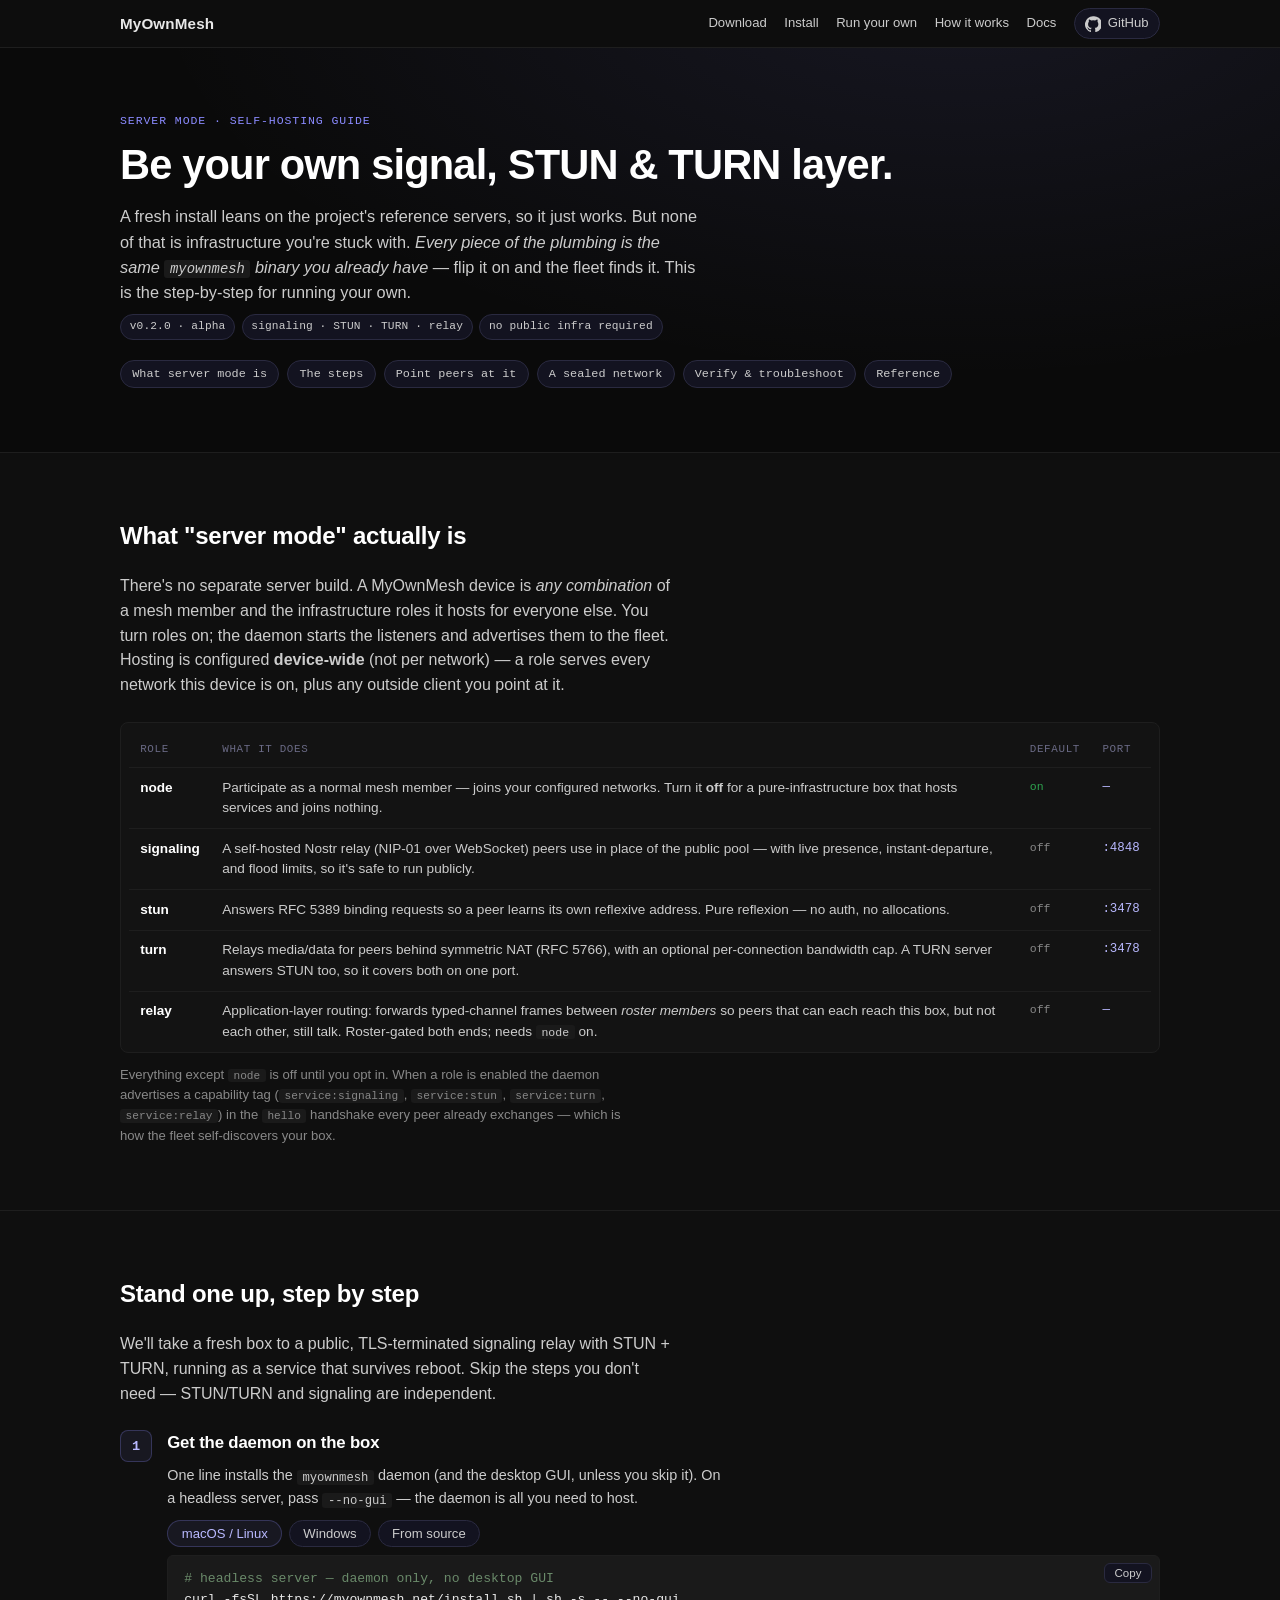
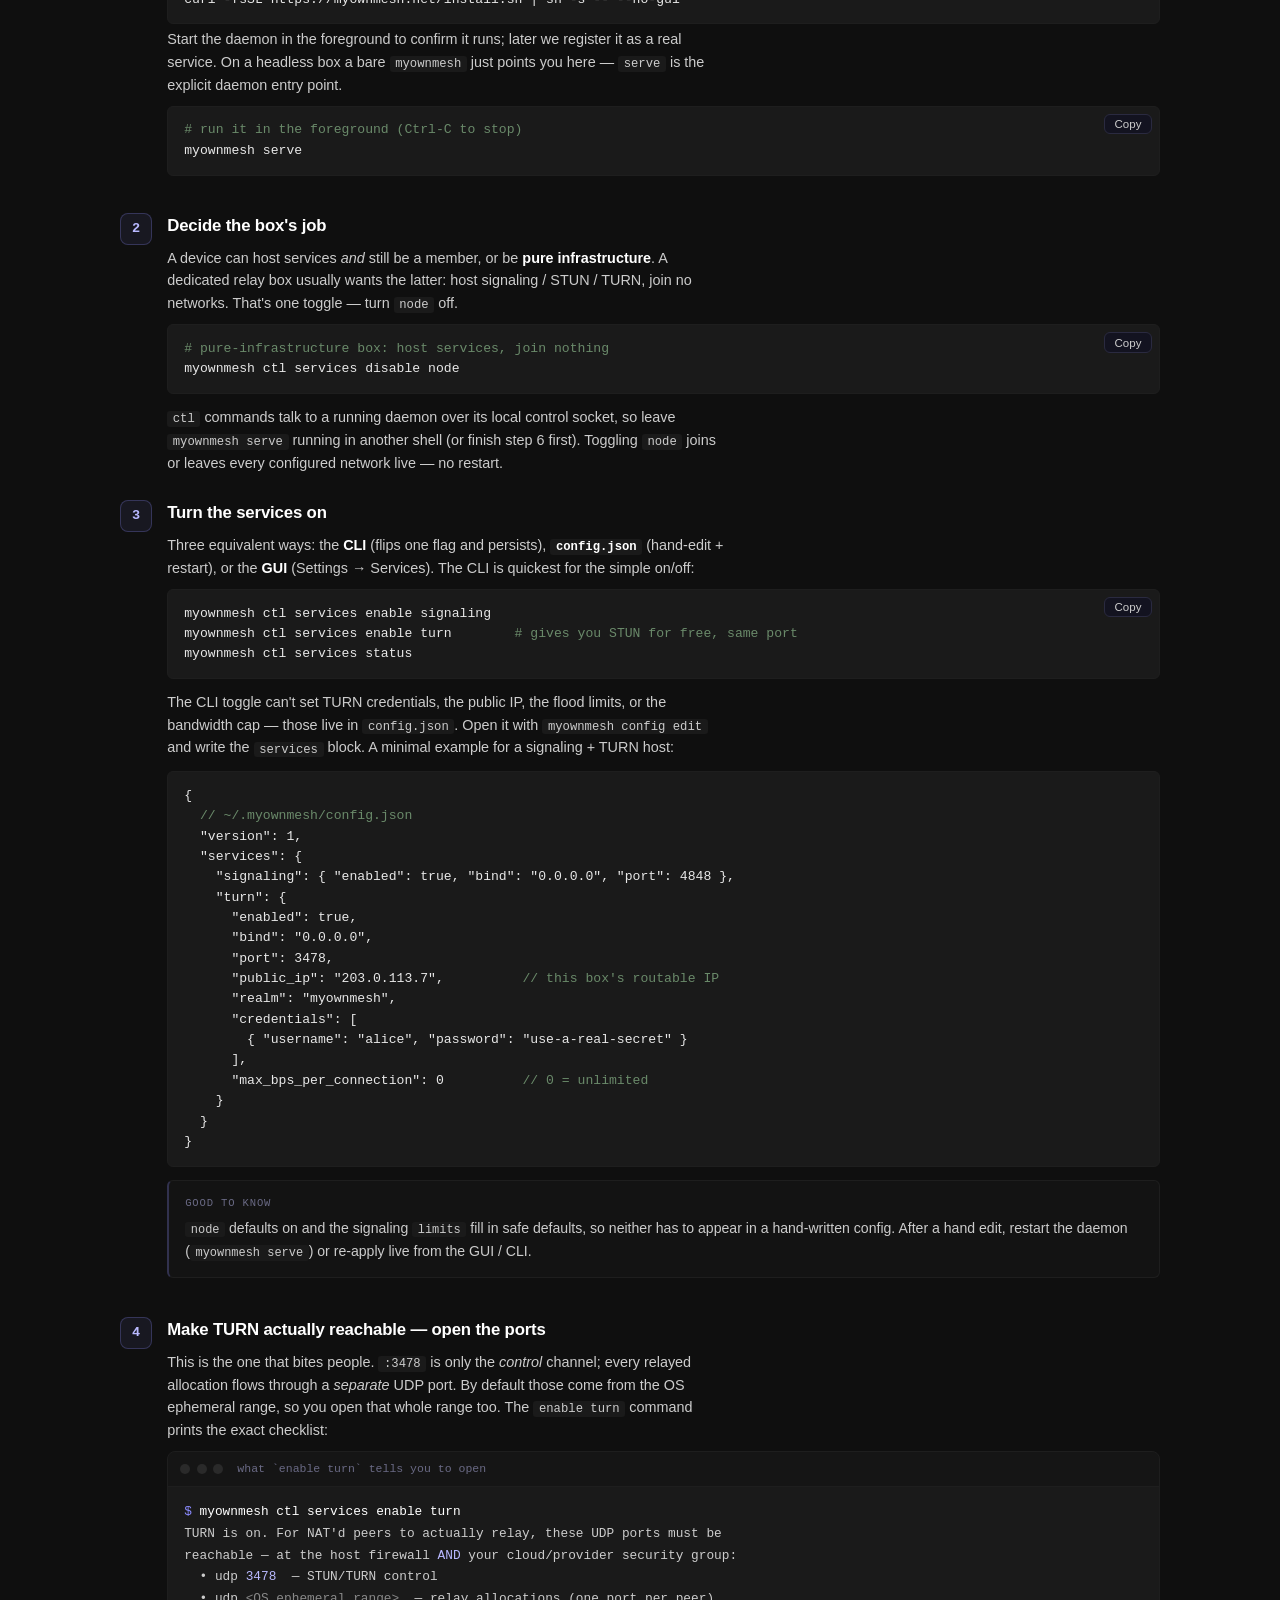
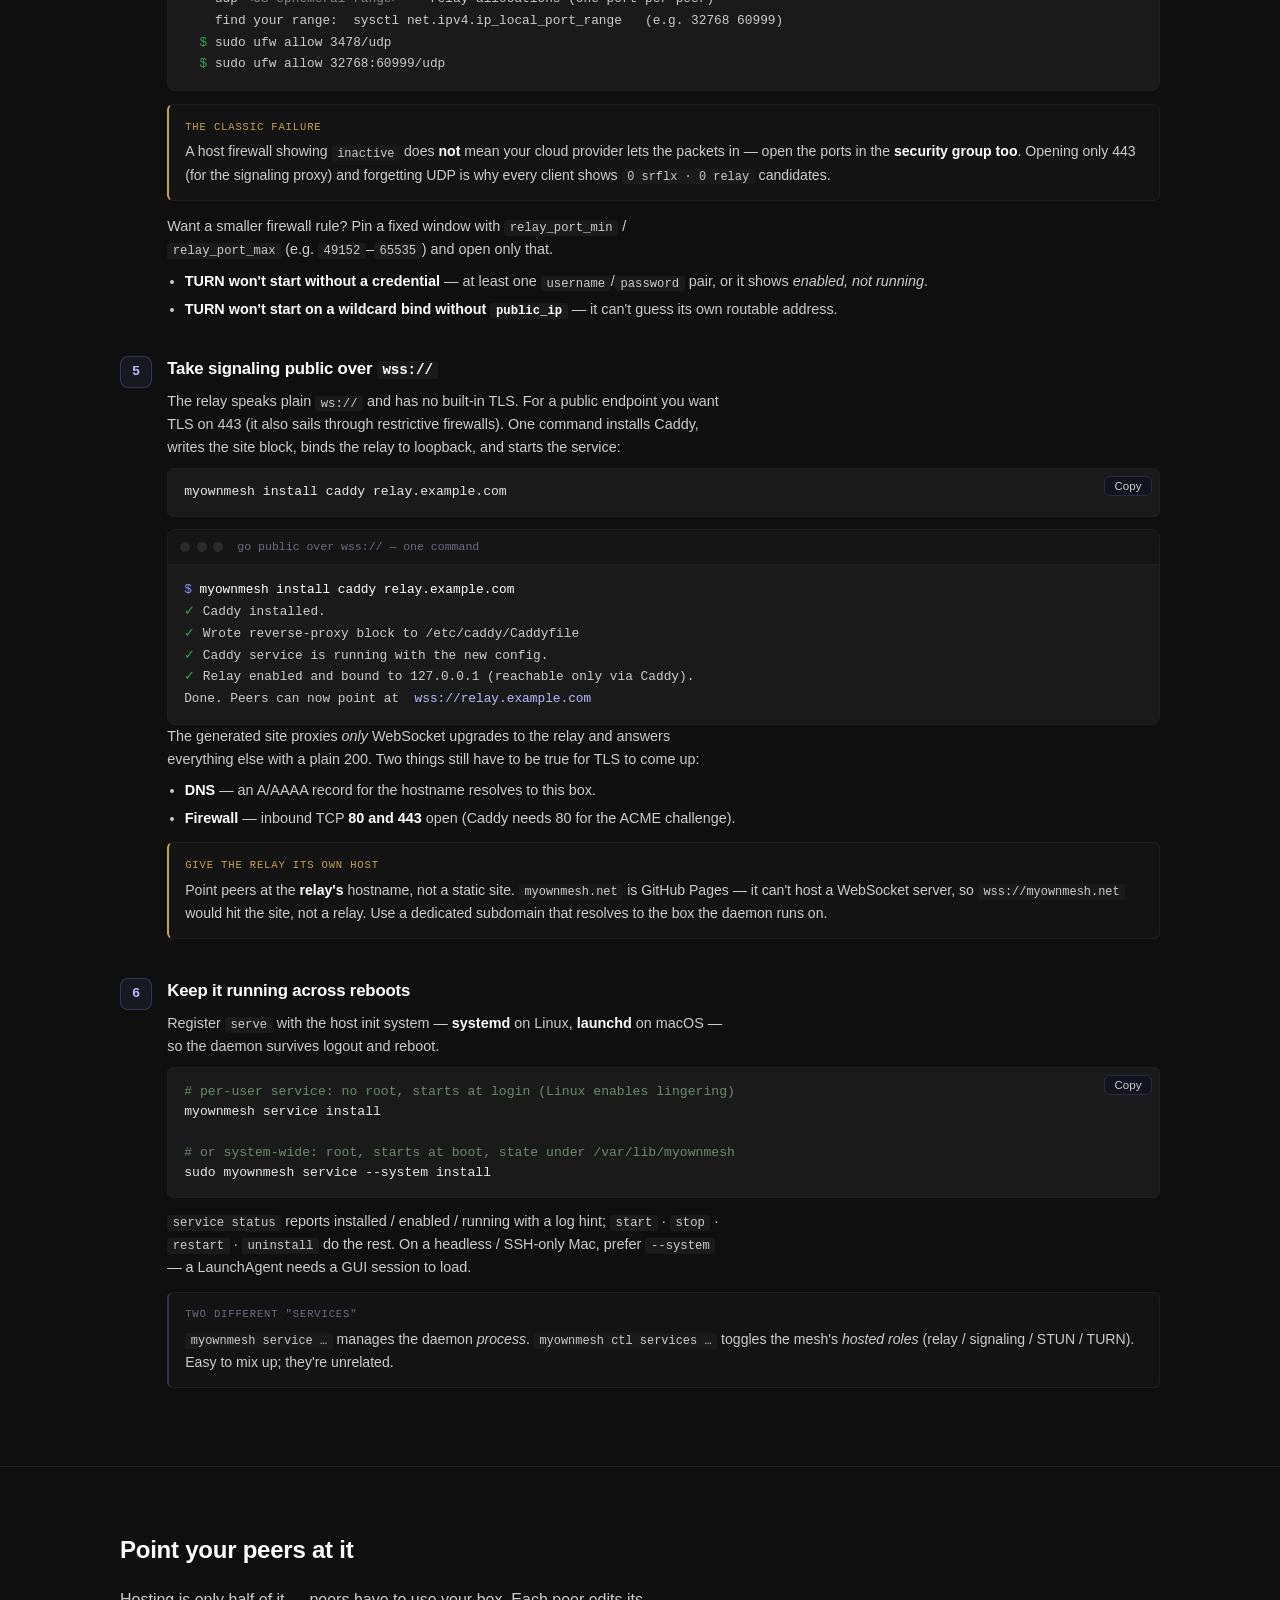
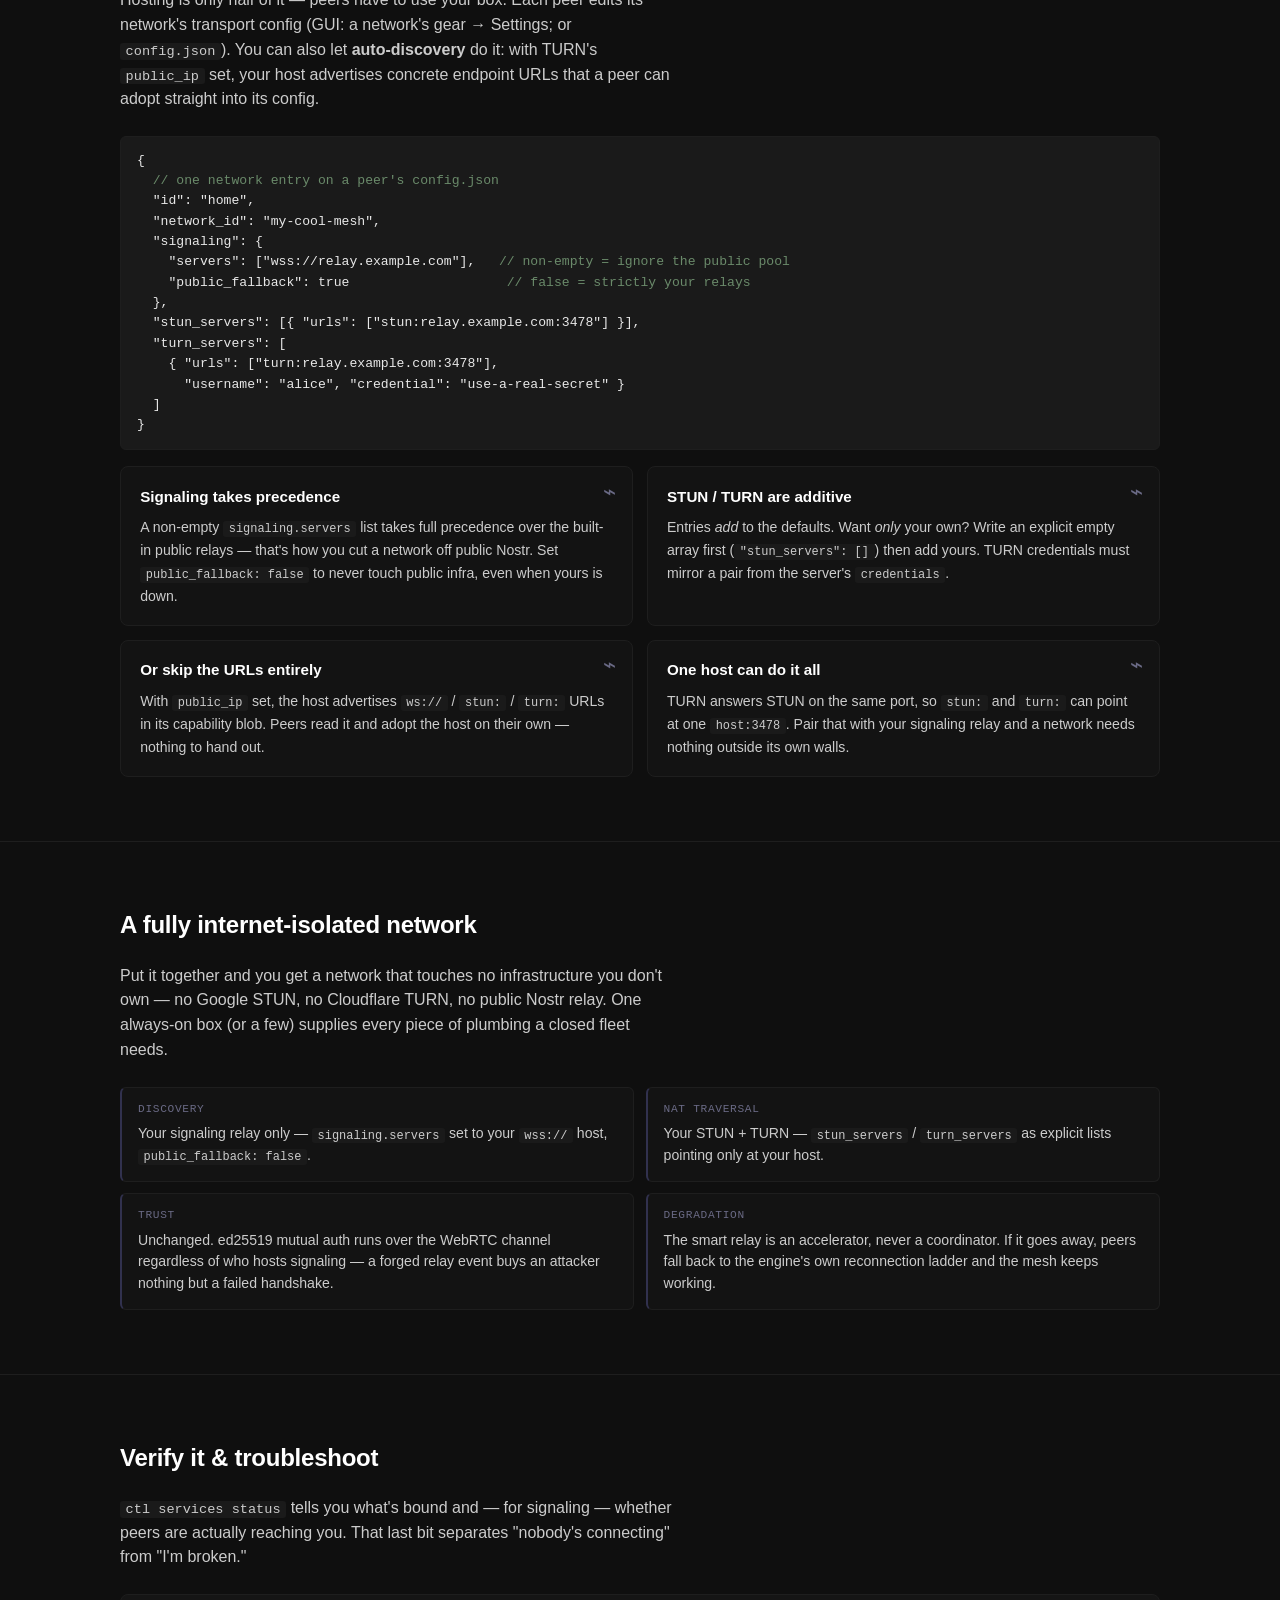
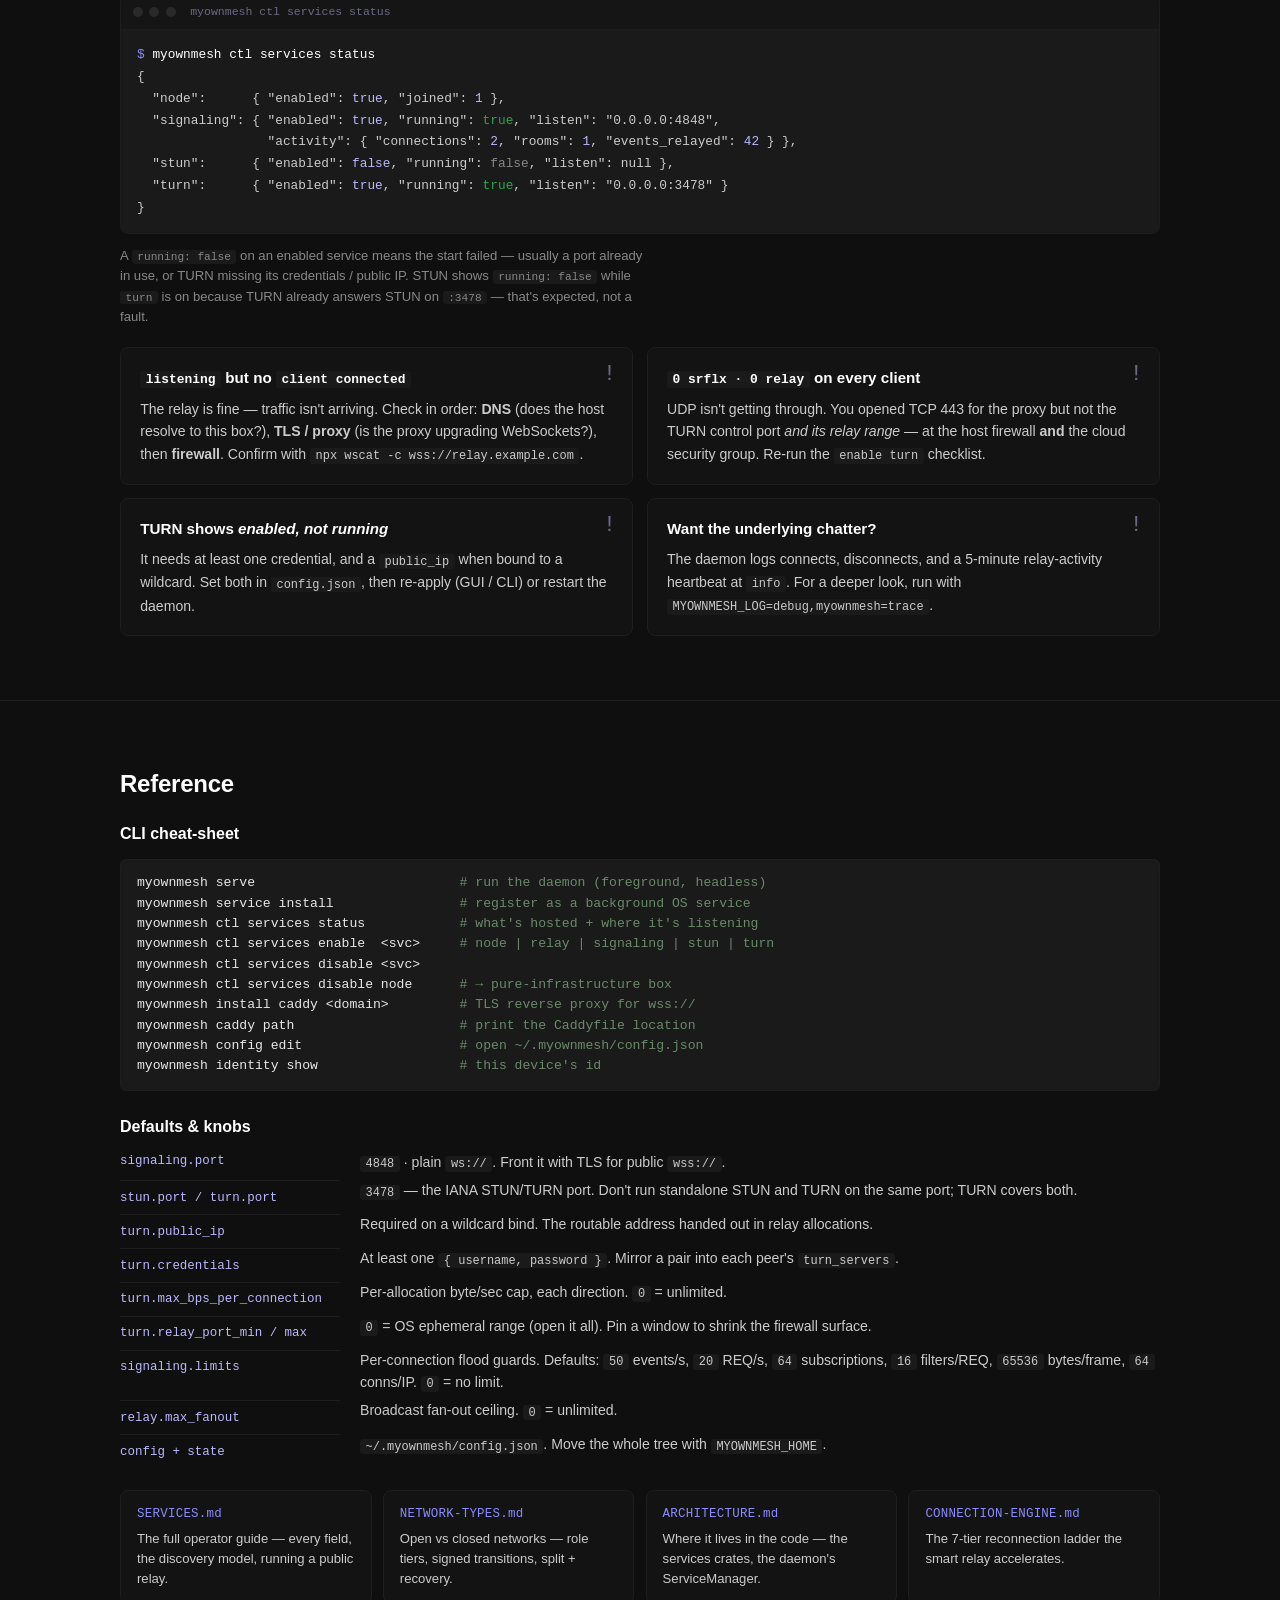
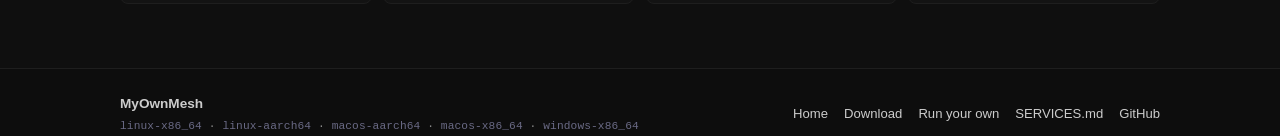
<file: self-host.html>
<!doctype html>
<html lang="en">
<head>
  <meta charset="utf-8" />
  <meta name="viewport" content="width=device-width, initial-scale=1" />
  <title>Run your own — be your own signal / STUN / TURN layer · MyOwnMesh</title>
  <meta name="description" content="Server mode, step by step. The same myownmesh binary hosts your signaling relay, STUN, and TURN — so a network can run on plumbing only you own. No Google STUN, no Cloudflare TURN, no public relay." />
  <link rel="stylesheet" href="styles.css?v=5" />
  <meta property="og:title" content="Run MyOwnMesh in server mode — your own signal / STUN / TURN layer" />
  <meta property="og:description" content="A step-by-step guide to hosting the mesh's plumbing yourself: signaling, STUN, and TURN, all from the one binary you already have." />
  <meta property="og:type" content="article" />
  <meta property="og:url" content="https://myownmesh.net/self-host.html" />
  <meta name="theme-color" content="#0f0f0f" />
  <style>
    /* Self-host guide — page-specific components layered on styles.css.
       Base tokens, .term, .how-card, .btn, .badge, .doc, .copy-btn all
       come from the shared stylesheet; only the step/matrix/callout
       primitives are new and live here so the page stays self-contained. */
    .guide-toc {
      display: flex; flex-wrap: wrap; gap: 0.5rem; margin-top: 1.25rem;
    }
    .guide-toc a {
      font-family: var(--mono); font-size: 0.74rem; color: var(--text-mute);
      background: var(--bg-chip); border: 1px solid var(--border-chip);
      border-radius: 999px; padding: 0.25rem 0.7rem;
    }
    .guide-toc a:hover { border-color: var(--border-chip-hover); color: var(--text-strong); }

    /* Numbered steps */
    .step { display: grid; grid-template-columns: 2rem 1fr; gap: 0.95rem; position: relative; }
    .step + .step { margin-top: 1.6rem; }
    .step-n {
      font-family: var(--mono); font-size: 0.85rem; font-weight: 600;
      color: var(--accent-bright); background: var(--accent-soft);
      border: 1px solid var(--accent-soft-border); border-radius: 8px;
      width: 2rem; height: 2rem; display: grid; place-items: center; line-height: 1;
    }
    .step-body h3 {
      font-size: 1.05rem; font-weight: 600; color: var(--text-strong);
      margin-bottom: 0.5rem; letter-spacing: -0.01em;
    }
    .step-body p { color: var(--text-mute); font-size: 0.9rem; margin-bottom: 0.6rem; max-width: 70ch; }
    .step-body p:last-child { margin-bottom: 0; }
    .step-body ul { color: var(--text-mute); font-size: 0.9rem; margin: 0 0 0.6rem 1.1rem; }
    .step-body li { margin-bottom: 0.3rem; }
    .step-body strong { color: var(--text-strong); font-weight: 600; }

    /* Copyable command / config block (always visible — distinct from the
       install-tabs .install-snippet group that main.js toggles by OS). */
    .cmd-snip { position: relative; margin: 0.5rem 0 0.75rem; }
    .cmd-snip pre { margin: 0; padding-right: 4.5rem; }

    /* Service matrix */
    .svc-table { width: 100%; border-collapse: collapse; font-size: 0.85rem; margin-top: 0.5rem; }
    .svc-table th, .svc-table td {
      text-align: left; padding: 0.6rem 0.7rem; border-bottom: 1px solid var(--border);
      vertical-align: top;
    }
    .svc-table th {
      font-family: var(--mono); font-size: 0.68rem; text-transform: uppercase;
      letter-spacing: 0.06em; color: var(--text-faint); font-weight: 400;
    }
    .svc-table td { color: var(--text-mute); line-height: 1.5; }
    .svc-table tr:last-child td { border-bottom: none; }
    .svc-table .svc-name { color: var(--text-strong); font-weight: 600; }
    .svc-table .svc-port { font-family: var(--mono); color: var(--accent-bright); font-size: 0.78rem; white-space: nowrap; }
    .svc-table .svc-def { font-family: var(--mono); font-size: 0.72rem; }
    .svc-table .on { color: var(--good); }
    .svc-table .off { color: var(--text-dim); }
    .svc-wrap { overflow-x: auto; border: 1px solid var(--border); border-radius: 8px; background: var(--bg-card); padding: 0 0.5rem; }
    @media (max-width: 680px) { .svc-table .hide-sm { display: none; } }

    /* Callouts */
    .callout {
      background: var(--bg-card); border: 1px solid var(--border);
      border-left: 2px solid var(--accent-soft-border); border-radius: 6px;
      padding: 0.85rem 1rem; margin: 0.85rem 0; font-size: 0.88rem; color: var(--text-mute);
      line-height: 1.6;
    }
    .callout.warn { border-left-color: #c8a24a; }
    .callout strong { color: var(--text-strong); }
    .callout .co-label {
      font-family: var(--mono); font-size: 0.66rem; text-transform: uppercase;
      letter-spacing: 0.08em; color: var(--text-faint); display: block; margin-bottom: 0.3rem;
    }
    .callout.warn .co-label { color: #c8a24a; }

    /* Reference key/value rows */
    .kv { display: grid; grid-template-columns: 220px 1fr; gap: 0.4rem 1.25rem; }
    @media (max-width: 680px) { .kv { grid-template-columns: 1fr; } .kv dt { margin-top: 0.6rem; } }
    .kv dt { font-family: var(--mono); font-size: 0.78rem; color: var(--accent-bright); }
    .kv dd { color: var(--text-mute); font-size: 0.88rem; margin: 0; line-height: 1.5; }
    .kv dd + dt { padding-top: 0.45rem; border-top: 1px solid var(--border); }

    .lead-note { color: var(--text-dim); font-size: 0.82rem; margin-top: 0.75rem; max-width: 72ch; }
    .anchor { scroll-margin-top: 64px; }
  </style>
</head>
<body>
  <header class="topbar">
    <div class="topbar-inner">
      <div class="brand"><a href="/" style="color:inherit">MyOwnMesh</a></div>
      <nav class="topnav">
        <a href="/download.html">Download</a>
        <a href="/#get">Install</a>
        <a href="/self-host.html">Run your own</a>
        <a href="/#how">How it works</a>
        <a href="/#docs">Docs</a>
        <a class="gh" href="https://github.com/mrjeeves/MyOwnMesh" aria-label="GitHub repository">
          <svg viewBox="0 0 24 24" width="16" height="16" aria-hidden="true">
            <path fill="currentColor" d="M12 .5a12 12 0 0 0-3.8 23.4c.6.1.8-.3.8-.6v-2c-3.3.7-4-1.6-4-1.6-.6-1.4-1.4-1.8-1.4-1.8-1.1-.8.1-.8.1-.8 1.2.1 1.9 1.3 1.9 1.3 1.1 1.9 2.9 1.3 3.6 1 .1-.8.4-1.3.8-1.6-2.6-.3-5.4-1.3-5.4-5.9 0-1.3.5-2.4 1.3-3.2-.1-.3-.6-1.6.1-3.3 0 0 1-.3 3.3 1.2a11.4 11.4 0 0 1 6 0c2.3-1.5 3.3-1.2 3.3-1.2.7 1.7.2 3 .1 3.3.8.8 1.3 1.9 1.3 3.2 0 4.6-2.8 5.6-5.4 5.9.4.4.8 1.1.8 2.3v3.4c0 .3.2.7.8.6A12 12 0 0 0 12 .5"/>
          </svg>
          <span>GitHub</span>
        </a>
      </nav>
    </div>
  </header>

  <main>
    <section class="dl-head">
      <div class="inner">
        <div class="dl-eyebrow">Server mode · self-hosting guide</div>
        <h1>Be your own signal, STUN&nbsp;&amp; TURN layer.</h1>
        <p class="lede">
          A fresh install leans on the project's reference servers, so it
          just works. But none of that is infrastructure you're stuck with.
          <em>Every piece of the plumbing is the same <code>myownmesh</code>
          binary you already have</em> — flip it on and the fleet finds it.
          This is the step-by-step for running your own.
        </p>
        <div class="badge-row">
          <span class="badge"><span id="version-badge">v0.2.0</span> · alpha</span>
          <span class="badge">signaling · STUN · TURN · relay</span>
          <span class="badge">no public infra required</span>
        </div>
        <nav class="guide-toc" aria-label="On this page">
          <a href="#what">What server mode is</a>
          <a href="#steps">The steps</a>
          <a href="#peers">Point peers at it</a>
          <a href="#isolated">A sealed network</a>
          <a href="#verify">Verify &amp; troubleshoot</a>
          <a href="#reference">Reference</a>
        </nav>
      </div>
    </section>

    <!-- ─────────── WHAT SERVER MODE IS ─────────── -->
    <section id="what" class="how anchor">
      <div class="inner">
        <h2>What "server mode" actually is</h2>
        <p class="section-lede">
          There's no separate server build. A MyOwnMesh device is <em>any
          combination</em> of a mesh member and the infrastructure roles it
          hosts for everyone else. You turn roles on; the daemon starts the
          listeners and advertises them to the fleet. Hosting is
          configured <strong>device-wide</strong> (not per network) — a role
          serves every network this device is on, plus any outside client you
          point at it.
        </p>

        <div class="svc-wrap">
          <table class="svc-table">
            <thead>
              <tr>
                <th>Role</th>
                <th>What it does</th>
                <th class="hide-sm">Default</th>
                <th>Port</th>
              </tr>
            </thead>
            <tbody>
              <tr>
                <td class="svc-name">node</td>
                <td>Participate as a normal mesh member — joins your configured networks. Turn it <strong>off</strong> for a pure-infrastructure box that hosts services and joins nothing.</td>
                <td class="hide-sm svc-def on">on</td>
                <td class="svc-port">—</td>
              </tr>
              <tr>
                <td class="svc-name">signaling</td>
                <td>A self-hosted Nostr relay (NIP-01 over WebSocket) peers use in place of the public pool — with live presence, instant-departure, and flood limits, so it's safe to run publicly.</td>
                <td class="hide-sm svc-def off">off</td>
                <td class="svc-port">:4848</td>
              </tr>
              <tr>
                <td class="svc-name">stun</td>
                <td>Answers RFC&nbsp;5389 binding requests so a peer learns its own reflexive address. Pure reflexion — no auth, no allocations.</td>
                <td class="hide-sm svc-def off">off</td>
                <td class="svc-port">:3478</td>
              </tr>
              <tr>
                <td class="svc-name">turn</td>
                <td>Relays media/data for peers behind symmetric NAT (RFC&nbsp;5766), with an optional per-connection bandwidth cap. A TURN server answers STUN too, so it covers both on one port.</td>
                <td class="hide-sm svc-def off">off</td>
                <td class="svc-port">:3478</td>
              </tr>
              <tr>
                <td class="svc-name">relay</td>
                <td>Application-layer routing: forwards typed-channel frames between <em>roster members</em> so peers that can each reach this box, but not each other, still talk. Roster-gated both ends; needs <code>node</code> on.</td>
                <td class="hide-sm svc-def off">off</td>
                <td class="svc-port">—</td>
              </tr>
            </tbody>
          </table>
        </div>
        <p class="lead-note">
          Everything except <code>node</code> is off until you opt in. When a
          role is enabled the daemon advertises a capability tag
          (<code>service:signaling</code>, <code>service:stun</code>,
          <code>service:turn</code>, <code>service:relay</code>) in the
          <code>hello</code> handshake every peer already exchanges — which is
          how the fleet self-discovers your box.
        </p>
      </div>
    </section>

    <!-- ─────────── THE STEPS ─────────── -->
    <section id="steps" class="how anchor">
      <div class="inner">
        <h2>Stand one up, step by step</h2>
        <p class="section-lede">
          We'll take a fresh box to a public, TLS-terminated signaling relay
          with STUN + TURN, running as a service that survives reboot. Skip
          the steps you don't need — STUN/TURN and signaling are independent.
        </p>

        <!-- STEP 1 -->
        <div class="step">
          <div class="step-n">1</div>
          <div class="step-body">
            <h3>Get the daemon on the box</h3>
            <p>
              One line installs the <code>myownmesh</code> daemon (and the
              desktop GUI, unless you skip it). On a headless server, pass
              <code>--no-gui</code> — the daemon is all you need to host.
            </p>
            <div class="install-tabs" role="tablist" aria-label="Install platform">
              <button type="button" class="tab" data-os="unix" role="tab">macOS / Linux</button>
              <button type="button" class="tab" data-os="windows" role="tab">Windows</button>
              <button type="button" class="tab" data-os="source" role="tab">From source</button>
            </div>
            <div data-os="unix" class="install-snippet active">
              <pre><code><span class="c"># headless server — daemon only, no desktop GUI</span>
curl -fsSL https://myownmesh.net/install.sh | sh -s -- --no-gui</code></pre>
              <button type="button" class="copy-btn" data-copy="curl -fsSL https://myownmesh.net/install.sh | sh -s -- --no-gui" aria-label="Copy install command">Copy</button>
            </div>
            <div data-os="windows" class="install-snippet">
              <pre><code><span class="c"># Windows (PowerShell) — daemon only</span>
iex "&amp; { $(irm https://myownmesh.net/install.ps1) } -NoGui"</code></pre>
              <button type="button" class="copy-btn" data-copy='iex "&amp; { $(irm https://myownmesh.net/install.ps1) } -NoGui"' aria-label="Copy install command">Copy</button>
            </div>
            <div data-os="source" class="install-snippet">
              <pre><code><span class="c"># From source — needs cargo (https://rustup.rs)</span>
git clone https://github.com/mrjeeves/MyOwnMesh
cd MyOwnMesh
cargo install --path crates/myownmesh</code></pre>
              <button type="button" class="copy-btn" data-copy="git clone https://github.com/mrjeeves/MyOwnMesh &amp;&amp; cd MyOwnMesh &amp;&amp; cargo install --path crates/myownmesh" aria-label="Copy build commands">Copy</button>
            </div>
            <p>
              Start the daemon in the foreground to confirm it runs; later we
              register it as a real service. On a headless box a bare
              <code>myownmesh</code> just points you here — <code>serve</code>
              is the explicit daemon entry point.
            </p>
            <div class="cmd-snip">
<pre><code><span class="c"># run it in the foreground (Ctrl-C to stop)</span>
myownmesh serve</code></pre>
              <button type="button" class="copy-btn" data-copy="myownmesh serve" aria-label="Copy command">Copy</button>
            </div>
          </div>
        </div>

        <!-- STEP 2 -->
        <div class="step">
          <div class="step-n">2</div>
          <div class="step-body">
            <h3>Decide the box's job</h3>
            <p>
              A device can host services <em>and</em> still be a member, or be
              <strong>pure infrastructure</strong>. A dedicated relay box
              usually wants the latter: host signaling / STUN / TURN, join no
              networks. That's one toggle — turn <code>node</code> off.
            </p>
            <div class="cmd-snip">
<pre><code><span class="c"># pure-infrastructure box: host services, join nothing</span>
myownmesh ctl services disable node</code></pre>
              <button type="button" class="copy-btn" data-copy="myownmesh ctl services disable node" aria-label="Copy command">Copy</button>
            </div>
            <p>
              <code>ctl</code> commands talk to a running daemon over its local
              control socket, so leave <code>myownmesh serve</code> running in
              another shell (or finish step 6 first). Toggling <code>node</code>
              joins or leaves every configured network live — no restart.
            </p>
          </div>
        </div>

        <!-- STEP 3 -->
        <div class="step">
          <div class="step-n">3</div>
          <div class="step-body">
            <h3>Turn the services on</h3>
            <p>
              Three equivalent ways: the <strong>CLI</strong> (flips one flag
              and persists), <strong><code>config.json</code></strong> (hand-edit
              + restart), or the <strong>GUI</strong> (Settings → Services).
              The CLI is quickest for the simple on/off:
            </p>
            <div class="cmd-snip">
<pre><code>myownmesh ctl services enable signaling
myownmesh ctl services enable turn        <span class="c"># gives you STUN for free, same port</span>
myownmesh ctl services status</code></pre>
              <button type="button" class="copy-btn" data-copy="myownmesh ctl services enable signaling&#10;myownmesh ctl services enable turn&#10;myownmesh ctl services status" aria-label="Copy commands">Copy</button>
            </div>
            <p>
              The CLI toggle can't set TURN credentials, the public IP, the
              flood limits, or the bandwidth cap — those live in
              <code>config.json</code>. Open it with <code>myownmesh config
              edit</code> and write the <code>services</code> block. A minimal
              example for a signaling + TURN host:
            </p>
<pre><code>{
  <span class="c">// ~/.myownmesh/config.json</span>
  "version": 1,
  "services": {
    "signaling": { "enabled": true, "bind": "0.0.0.0", "port": 4848 },
    "turn": {
      "enabled": true,
      "bind": "0.0.0.0",
      "port": 3478,
      "public_ip": "203.0.113.7",          <span class="c">// this box's routable IP</span>
      "realm": "myownmesh",
      "credentials": [
        { "username": "alice", "password": "use-a-real-secret" }
      ],
      "max_bps_per_connection": 0          <span class="c">// 0 = unlimited</span>
    }
  }
}</code></pre>
            <div class="callout">
              <span class="co-label">Good to know</span>
              <code>node</code> defaults on and the signaling
              <code>limits</code> fill in safe defaults, so neither has to
              appear in a hand-written config. After a hand edit, restart the
              daemon (<code>myownmesh serve</code>) or re-apply live from the
              GUI / CLI.
            </div>
          </div>
        </div>

        <!-- STEP 4 -->
        <div class="step">
          <div class="step-n">4</div>
          <div class="step-body">
            <h3>Make TURN actually reachable — open the ports</h3>
            <p>
              This is the one that bites people. <code>:3478</code> is only the
              <em>control</em> channel; every relayed allocation flows through a
              <em>separate</em> UDP port. By default those come from the OS
              ephemeral range, so you open that whole range too. The
              <code>enable turn</code> command prints the exact checklist:
            </p>
<div class="term">
  <div class="term-bar">
    <span class="term-dot"></span><span class="term-dot"></span><span class="term-dot"></span>
    <span class="term-cap">what `enable turn` tells you to open</span>
  </div>
<div class="term-body"><span class="p">$</span> <span class="cmd">myownmesh ctl services enable turn</span>
TURN is on. For NAT'd peers to actually relay, these UDP ports must be
reachable — at the host firewall <span class="v">AND</span> your cloud/provider security group:
  • udp <span class="v">3478</span>  — STUN/TURN control
  • udp <span class="dim">&lt;OS ephemeral range&gt;</span>  — relay allocations (one port per peer)
    find your range:  sysctl net.ipv4.ip_local_port_range   (e.g. 32768 60999)
  <span class="ok">$</span> sudo ufw allow 3478/udp
  <span class="ok">$</span> sudo ufw allow 32768:60999/udp</div>
</div>
            <div class="callout warn">
              <span class="co-label">The classic failure</span>
              A host firewall showing <code>inactive</code> does
              <strong>not</strong> mean your cloud provider lets the packets in
              — open the ports in the <strong>security group too</strong>.
              Opening only 443 (for the signaling proxy) and forgetting UDP is
              why every client shows <code>0 srflx · 0 relay</code> candidates.
            </div>
            <p>
              Want a smaller firewall rule? Pin a fixed window with
              <code>relay_port_min</code> / <code>relay_port_max</code> (e.g.
              <code>49152</code>–<code>65535</code>) and open only that.
            </p>
            <ul>
              <li><strong>TURN won't start without a credential</strong> — at least one <code>username</code>/<code>password</code> pair, or it shows <em>enabled, not running</em>.</li>
              <li><strong>TURN won't start on a wildcard bind without <code>public_ip</code></strong> — it can't guess its own routable address.</li>
            </ul>
          </div>
        </div>

        <!-- STEP 5 -->
        <div class="step">
          <div class="step-n">5</div>
          <div class="step-body">
            <h3>Take signaling public over <code>wss://</code></h3>
            <p>
              The relay speaks plain <code>ws://</code> and has no built-in TLS.
              For a public endpoint you want TLS on 443 (it also sails through
              restrictive firewalls). One command installs Caddy, writes the
              site block, binds the relay to loopback, and starts the service:
            </p>
            <div class="cmd-snip">
<pre><code>myownmesh install caddy relay.example.com</code></pre>
              <button type="button" class="copy-btn" data-copy="myownmesh install caddy relay.example.com" aria-label="Copy command">Copy</button>
            </div>
<div class="term">
  <div class="term-bar">
    <span class="term-dot"></span><span class="term-dot"></span><span class="term-dot"></span>
    <span class="term-cap">go public over wss:// — one command</span>
  </div>
<div class="term-body"><span class="p">$</span> <span class="cmd">myownmesh install caddy relay.example.com</span>
<span class="ok">✓</span> Caddy installed.
<span class="ok">✓</span> Wrote reverse-proxy block to /etc/caddy/Caddyfile
<span class="ok">✓</span> Caddy service is running with the new config.
<span class="ok">✓</span> Relay enabled and bound to 127.0.0.1 (reachable only via Caddy).
Done. Peers can now point at  <span class="v">wss://relay.example.com</span></div>
</div>
            <p>
              The generated site proxies <em>only</em> WebSocket upgrades to the
              relay and answers everything else with a plain 200. Two things
              still have to be true for TLS to come up:
            </p>
            <ul>
              <li><strong>DNS</strong> — an A/AAAA record for the hostname resolves to this box.</li>
              <li><strong>Firewall</strong> — inbound TCP <strong>80 and 443</strong> open (Caddy needs 80 for the ACME challenge).</li>
            </ul>
            <div class="callout warn">
              <span class="co-label">Give the relay its own host</span>
              Point peers at the <strong>relay's</strong> hostname, not a
              static site. <code>myownmesh.net</code> is GitHub Pages — it
              can't host a WebSocket server, so <code>wss://myownmesh.net</code>
              would hit the site, not a relay. Use a dedicated subdomain that
              resolves to the box the daemon runs on.
            </div>
          </div>
        </div>

        <!-- STEP 6 -->
        <div class="step">
          <div class="step-n">6</div>
          <div class="step-body">
            <h3>Keep it running across reboots</h3>
            <p>
              Register <code>serve</code> with the host init system —
              <strong>systemd</strong> on Linux, <strong>launchd</strong> on
              macOS — so the daemon survives logout and reboot.
            </p>
            <div class="cmd-snip">
<pre><code><span class="c"># per-user service: no root, starts at login (Linux enables lingering)</span>
myownmesh service install

<span class="c"># or system-wide: root, starts at boot, state under /var/lib/myownmesh</span>
sudo myownmesh service --system install</code></pre>
              <button type="button" class="copy-btn" data-copy="myownmesh service install&#10;# or, system-wide:&#10;sudo myownmesh service --system install" aria-label="Copy commands">Copy</button>
            </div>
            <p>
              <code>service status</code> reports installed / enabled / running
              with a log hint; <code>start</code> · <code>stop</code> ·
              <code>restart</code> · <code>uninstall</code> do the rest. On a
              headless / SSH-only Mac, prefer <code>--system</code> — a
              LaunchAgent needs a GUI session to load.
            </p>
            <div class="callout">
              <span class="co-label">Two different "services"</span>
              <code>myownmesh service …</code> manages the daemon
              <em>process</em>. <code>myownmesh ctl services …</code> toggles
              the mesh's <em>hosted roles</em> (relay / signaling / STUN /
              TURN). Easy to mix up; they're unrelated.
            </div>
          </div>
        </div>
      </div>
    </section>

    <!-- ─────────── POINT PEERS ─────────── -->
    <section id="peers" class="how anchor">
      <div class="inner">
        <h2>Point your peers at it</h2>
        <p class="section-lede">
          Hosting is only half of it — peers have to use your box. Each peer
          edits its network's transport config (GUI: a network's gear →
          Settings; or <code>config.json</code>). You can also let
          <strong>auto-discovery</strong> do it: with TURN's
          <code>public_ip</code> set, your host advertises concrete endpoint
          URLs that a peer can adopt straight into its config.
        </p>
<pre><code>{
  <span class="c">// one network entry on a peer's config.json</span>
  "id": "home",
  "network_id": "my-cool-mesh",
  "signaling": {
    "servers": ["wss://relay.example.com"],   <span class="c">// non-empty = ignore the public pool</span>
    "public_fallback": true                    <span class="c">// false = strictly your relays</span>
  },
  "stun_servers": [{ "urls": ["stun:relay.example.com:3478"] }],
  "turn_servers": [
    { "urls": ["turn:relay.example.com:3478"],
      "username": "alice", "credential": "use-a-real-secret" }
  ]
}</code></pre>
        <div class="how-grid" style="margin-top:1rem">
          <article class="how-card">
            <div class="how-step">⌁</div>
            <h3>Signaling takes precedence</h3>
            <p>A non-empty <code>signaling.servers</code> list takes full precedence over the built-in public relays — that's how you cut a network off public Nostr. Set <code>public_fallback: false</code> to never touch public infra, even when yours is down.</p>
          </article>
          <article class="how-card">
            <div class="how-step">⌁</div>
            <h3>STUN / TURN are additive</h3>
            <p>Entries <em>add</em> to the defaults. Want <em>only</em> your own? Write an explicit empty array first (<code>"stun_servers": []</code>) then add yours. TURN credentials must mirror a pair from the server's <code>credentials</code>.</p>
          </article>
          <article class="how-card">
            <div class="how-step">⌁</div>
            <h3>Or skip the URLs entirely</h3>
            <p>With <code>public_ip</code> set, the host advertises <code>ws://</code> / <code>stun:</code> / <code>turn:</code> URLs in its capability blob. Peers read it and adopt the host on their own — nothing to hand out.</p>
          </article>
          <article class="how-card">
            <div class="how-step">⌁</div>
            <h3>One host can do it all</h3>
            <p>TURN answers STUN on the same port, so <code>stun:</code> and <code>turn:</code> can point at one <code>host:3478</code>. Pair that with your signaling relay and a network needs nothing outside its own walls.</p>
          </article>
        </div>
      </div>
    </section>

    <!-- ─────────── ISOLATED NETWORK ─────────── -->
    <section id="isolated" class="how anchor">
      <div class="inner">
        <h2>A fully internet-isolated network</h2>
        <p class="section-lede">
          Put it together and you get a network that touches no infrastructure
          you don't own — no Google STUN, no Cloudflare TURN, no public Nostr
          relay. One always-on box (or a few) supplies every piece of plumbing
          a closed fleet needs.
        </p>
        <div class="status-grid">
          <div class="status-item">
            <div class="status-label">Discovery</div>
            <div class="status-value">Your signaling relay only — <code>signaling.servers</code> set to your <code>wss://</code> host, <code>public_fallback: false</code>.</div>
          </div>
          <div class="status-item">
            <div class="status-label">NAT traversal</div>
            <div class="status-value">Your STUN + TURN — <code>stun_servers</code> / <code>turn_servers</code> as explicit lists pointing only at your host.</div>
          </div>
          <div class="status-item">
            <div class="status-label">Trust</div>
            <div class="status-value">Unchanged. ed25519 mutual auth runs over the WebRTC channel regardless of who hosts signaling — a forged relay event buys an attacker nothing but a failed handshake.</div>
          </div>
          <div class="status-item">
            <div class="status-label">Degradation</div>
            <div class="status-value">The smart relay is an accelerator, never a coordinator. If it goes away, peers fall back to the engine's own reconnection ladder and the mesh keeps working.</div>
          </div>
        </div>
      </div>
    </section>

    <!-- ─────────── VERIFY / TROUBLESHOOT ─────────── -->
    <section id="verify" class="how anchor">
      <div class="inner">
        <h2>Verify it &amp; troubleshoot</h2>
        <p class="section-lede">
          <code>ctl services status</code> tells you what's bound and — for
          signaling — whether peers are actually reaching you. That last bit
          separates "nobody's connecting" from "I'm broken."
        </p>
<div class="term">
  <div class="term-bar">
    <span class="term-dot"></span><span class="term-dot"></span><span class="term-dot"></span>
    <span class="term-cap">myownmesh ctl services status</span>
  </div>
<div class="term-body"><span class="p">$</span> <span class="cmd">myownmesh ctl services status</span>
{
  "node":      { "enabled": <span class="v">true</span>, "joined": <span class="v">1</span> },
  "signaling": { "enabled": <span class="v">true</span>, "running": <span class="on">true</span>, "listen": "0.0.0.0:4848",
                 "activity": { "connections": <span class="v">2</span>, "rooms": <span class="v">1</span>, "events_relayed": <span class="v">42</span> } },
  "stun":      { "enabled": <span class="v">false</span>, "running": <span class="dim">false</span>, "listen": null },
  "turn":      { "enabled": <span class="v">true</span>, "running": <span class="on">true</span>, "listen": "0.0.0.0:3478" }
}</div>
</div>
        <p class="lead-note">
          A <code>running: false</code> on an enabled service means the start
          failed — usually a port already in use, or TURN missing its
          credentials / public IP. STUN shows <code>running: false</code> while
          <code>turn</code> is on because TURN already answers STUN on
          <code>:3478</code> — that's expected, not a fault.
        </p>

        <div class="how-grid" style="margin-top:1.25rem">
          <article class="how-card">
            <div class="how-step">!</div>
            <h3><code>listening</code> but no <code>client connected</code></h3>
            <p>The relay is fine — traffic isn't arriving. Check in order: <strong>DNS</strong> (does the host resolve to this box?), <strong>TLS / proxy</strong> (is the proxy upgrading WebSockets?), then <strong>firewall</strong>. Confirm with <code>npx wscat -c wss://relay.example.com</code>.</p>
          </article>
          <article class="how-card">
            <div class="how-step">!</div>
            <h3><code>0 srflx · 0 relay</code> on every client</h3>
            <p>UDP isn't getting through. You opened TCP 443 for the proxy but not the TURN control port <em>and its relay range</em> — at the host firewall <strong>and</strong> the cloud security group. Re-run the <code>enable turn</code> checklist.</p>
          </article>
          <article class="how-card">
            <div class="how-step">!</div>
            <h3>TURN shows <em>enabled, not running</em></h3>
            <p>It needs at least one credential, and a <code>public_ip</code> when bound to a wildcard. Set both in <code>config.json</code>, then re-apply (GUI / CLI) or restart the daemon.</p>
          </article>
          <article class="how-card">
            <div class="how-step">!</div>
            <h3>Want the underlying chatter?</h3>
            <p>The daemon logs connects, disconnects, and a 5-minute relay-activity heartbeat at <code>info</code>. For a deeper look, run with <code>MYOWNMESH_LOG=debug,myownmesh=trace</code>.</p>
          </article>
        </div>
      </div>
    </section>

    <!-- ─────────── REFERENCE ─────────── -->
    <section id="reference" class="how anchor">
      <div class="inner">
        <h2>Reference</h2>

        <h3 style="color:var(--text-strong);font-size:1rem;margin:0.5rem 0 0.75rem">CLI cheat-sheet</h3>
<pre><code>myownmesh serve                          <span class="c"># run the daemon (foreground, headless)</span>
myownmesh service install                <span class="c"># register as a background OS service</span>
myownmesh ctl services status            <span class="c"># what's hosted + where it's listening</span>
myownmesh ctl services enable  &lt;svc&gt;     <span class="c"># node | relay | signaling | stun | turn</span>
myownmesh ctl services disable &lt;svc&gt;
myownmesh ctl services disable node      <span class="c"># → pure-infrastructure box</span>
myownmesh install caddy &lt;domain&gt;         <span class="c"># TLS reverse proxy for wss://</span>
myownmesh caddy path                     <span class="c"># print the Caddyfile location</span>
myownmesh config edit                    <span class="c"># open ~/.myownmesh/config.json</span>
myownmesh identity show                  <span class="c"># this device's id</span></code></pre>

        <h3 style="color:var(--text-strong);font-size:1rem;margin:1.5rem 0 0.75rem">Defaults &amp; knobs</h3>
        <dl class="kv">
          <dt>signaling.port</dt><dd><code>4848</code> · plain <code>ws://</code>. Front it with TLS for public <code>wss://</code>.</dd>
          <dt>stun.port / turn.port</dt><dd><code>3478</code> — the IANA STUN/TURN port. Don't run standalone STUN and TURN on the same port; TURN covers both.</dd>
          <dt>turn.public_ip</dt><dd>Required on a wildcard bind. The routable address handed out in relay allocations.</dd>
          <dt>turn.credentials</dt><dd>At least one <code>{ username, password }</code>. Mirror a pair into each peer's <code>turn_servers</code>.</dd>
          <dt>turn.max_bps_per_connection</dt><dd>Per-allocation byte/sec cap, each direction. <code>0</code> = unlimited.</dd>
          <dt>turn.relay_port_min / max</dt><dd><code>0</code> = OS ephemeral range (open it all). Pin a window to shrink the firewall surface.</dd>
          <dt>signaling.limits</dt><dd>Per-connection flood guards. Defaults: <code>50</code> events/s, <code>20</code> REQ/s, <code>64</code> subscriptions, <code>16</code> filters/REQ, <code>65536</code> bytes/frame, <code>64</code> conns/IP. <code>0</code> = no limit.</dd>
          <dt>relay.max_fanout</dt><dd>Broadcast fan-out ceiling. <code>0</code> = unlimited.</dd>
          <dt>config + state</dt><dd><code>~/.myownmesh/config.json</code>. Move the whole tree with <code>MYOWNMESH_HOME</code>.</dd>
        </dl>

        <div class="doc-grid" style="margin-top:1.75rem">
          <a class="doc" href="https://github.com/mrjeeves/MyOwnMesh/blob/main/docs/SERVICES.md">
            <div class="doc-name">SERVICES.md</div>
            <div class="doc-desc">The full operator guide — every field, the discovery model, running a public relay.</div>
          </a>
          <a class="doc" href="https://github.com/mrjeeves/MyOwnMesh/blob/main/docs/NETWORK-TYPES.md">
            <div class="doc-name">NETWORK-TYPES.md</div>
            <div class="doc-desc">Open vs closed networks — role tiers, signed transitions, split + recovery.</div>
          </a>
          <a class="doc" href="https://github.com/mrjeeves/MyOwnMesh/blob/main/ARCHITECTURE.md">
            <div class="doc-name">ARCHITECTURE.md</div>
            <div class="doc-desc">Where it lives in the code — the services crates, the daemon's ServiceManager.</div>
          </a>
          <a class="doc" href="https://github.com/mrjeeves/MyOwnMesh/blob/main/CONNECTION-ENGINE.md">
            <div class="doc-name">CONNECTION-ENGINE.md</div>
            <div class="doc-desc">The 7-tier reconnection ladder the smart relay accelerates.</div>
          </a>
        </div>
      </div>
    </section>
  </main>

  <footer class="foot">
    <div class="foot-inner">
      <div class="foot-brand">
        MyOwnMesh
        <span class="foot-platforms">
          <code>linux-x86_64</code> · <code>linux-aarch64</code> ·
          <code>macos-aarch64</code> · <code>macos-x86_64</code> ·
          <code>windows-x86_64</code>
        </span>
      </div>
      <div class="foot-links">
        <a href="/">Home</a>
        <a href="/download.html">Download</a>
        <a href="/self-host.html">Run your own</a>
        <a href="https://github.com/mrjeeves/MyOwnMesh/blob/main/docs/SERVICES.md">SERVICES.md</a>
        <a href="https://github.com/mrjeeves/MyOwnMesh">GitHub</a>
      </div>
    </div>
  </footer>

  <script src="main.js?v=2" defer></script>
</body>
</html>
</file>
<file: styles.css>
:root {
  --bg: #0f0f0f;
  --bg-deep: #0a0a0a;
  --bg-bar: #0d0d0d;
  --bg-card: #131313;
  --bg-chip: #131320;
  --bg-code: #1a1a1a;
  --border: #1e1e1e;
  --border-soft: #1a1a1a;
  --border-chip: #2a2a40;
  --border-chip-hover: #4a4a70;
  --text: #e8e8e8;
  --text-strong: #fff;
  --text-mute: #ccc;
  --text-dim: #888;
  --text-faint: #6a6a85;
  --accent: #8b8bff;
  --accent-bright: #b9b9ff;
  --accent-soft: rgba(139, 139, 255, 0.08);
  --accent-soft-border: rgba(139, 139, 255, 0.25);
  --good: #2ea44f;
  --max: 1080px;
  --font: -apple-system, BlinkMacSystemFont, "Segoe UI", sans-serif;
  --mono: ui-monospace, SFMono-Regular, Menlo, monospace;
}

*,
*::before,
*::after {
  box-sizing: border-box;
  margin: 0;
  padding: 0;
}

html {
  scroll-behavior: smooth;
}

body {
  font-family: var(--font);
  background: var(--bg);
  color: var(--text);
  line-height: 1.55;
  -webkit-font-smoothing: antialiased;
  scrollbar-width: auto;
  scrollbar-color: var(--text-faint) var(--bg-code);
}

*::-webkit-scrollbar {
  width: 12px;
  height: 12px;
}
*::-webkit-scrollbar-track {
  background: var(--bg-code);
}
*::-webkit-scrollbar-thumb {
  background: var(--text-faint);
  border-radius: 6px;
  border: 1px solid var(--bg-code);
}

a {
  color: var(--accent);
  text-decoration: none;
}
a:hover {
  color: var(--accent-bright);
}
.link {
  text-decoration: underline;
  text-decoration-color: rgba(139, 139, 255, 0.4);
  text-underline-offset: 2px;
}
.link:hover {
  text-decoration-color: var(--accent-bright);
}

code {
  font-family: var(--mono);
  background: var(--bg-code);
  padding: 0.05rem 0.35rem;
  border-radius: 3px;
  font-size: 0.85em;
}
pre {
  background: var(--bg-code);
  border: 1px solid var(--border);
  border-radius: 6px;
  padding: 0.85rem 1rem;
  overflow-x: auto;
  margin: 0.75rem 0;
  font-size: 0.82rem;
  line-height: 1.55;
}
pre code {
  background: transparent;
  padding: 0;
  border-radius: 0;
  font-size: inherit;
  color: var(--text);
}
.c {
  color: #6a8a6a;
}

/* Top bar */
.topbar {
  position: sticky;
  top: 0;
  z-index: 10;
  background: var(--bg-bar);
  border-bottom: 1px solid var(--border);
  height: 48px;
  display: flex;
  align-items: center;
  backdrop-filter: blur(6px);
}
.topbar-inner {
  width: 100%;
  max-width: var(--max);
  margin: 0 auto;
  padding: 0 1.25rem;
  display: flex;
  align-items: center;
  gap: 1rem;
}
.brand {
  font-size: 0.95rem;
  font-weight: 600;
  letter-spacing: 0.01em;
  color: var(--text);
}
.topnav {
  margin-left: auto;
  display: flex;
  align-items: center;
  gap: 1.1rem;
  font-size: 0.82rem;
}
.topnav a {
  color: var(--text-mute);
}
.topnav a:hover {
  color: var(--text-strong);
}
.topnav .gh {
  display: inline-flex;
  align-items: center;
  gap: 0.4rem;
  background: var(--bg-chip);
  border: 1px solid var(--border-chip);
  padding: 0.25rem 0.65rem;
  border-radius: 999px;
}
.topnav .gh:hover {
  border-color: var(--border-chip-hover);
}

@media (max-width: 720px) {
  .topnav a:not(.gh) {
    display: none;
  }
}

main {
  display: block;
}

section .inner,
.hero-inner,
.foot-inner {
  max-width: var(--max);
  margin: 0 auto;
  padding: 0 1.25rem;
}

section {
  padding: 4rem 0;
  border-bottom: 1px solid var(--border);
}
section h2 {
  font-size: 1.5rem;
  font-weight: 600;
  margin-bottom: 1.25rem;
  color: var(--text-strong);
  letter-spacing: -0.01em;
}
.section-lede {
  color: var(--text-mute);
  margin-bottom: 1.5rem;
  max-width: 62ch;
}
.section-foot {
  color: var(--text-dim);
  font-size: 0.85rem;
  margin-top: 1rem;
  max-width: 70ch;
}

/* Hero */
.hero {
  padding: 5.5rem 0 4.5rem;
  background:
    radial-gradient(ellipse at 70% -10%, rgba(139, 139, 255, 0.12), transparent 60%),
    radial-gradient(ellipse at 10% 110%, rgba(139, 139, 255, 0.06), transparent 50%),
    var(--bg-deep);
}
.hero h1 {
  font-size: clamp(2rem, 5vw, 3.1rem);
  line-height: 1.1;
  font-weight: 600;
  color: var(--text-strong);
  letter-spacing: -0.02em;
  margin-bottom: 1.25rem;
}
.hero .lede {
  font-size: 1.05rem;
  color: var(--text-mute);
  max-width: 64ch;
  margin-bottom: 1rem;
}
.hero .lede + .lede {
  margin-bottom: 1.75rem;
}
.hero .lede em {
  color: var(--text-strong);
  font-style: normal;
  font-weight: 500;
}
.cta-row {
  display: flex;
  flex-wrap: wrap;
  gap: 0.65rem;
  margin-bottom: 1.5rem;
}
.btn {
  display: inline-flex;
  align-items: center;
  gap: 0.4rem;
  padding: 0.55rem 1rem;
  border-radius: 6px;
  font-size: 0.88rem;
  font-weight: 500;
  cursor: pointer;
  border: 1px solid transparent;
  transition: background 120ms ease, border-color 120ms ease, color 120ms ease;
}
.btn.primary {
  background: var(--accent);
  color: #0a0a0a;
  border-color: var(--accent);
}
.btn.primary:hover {
  background: var(--accent-bright);
  border-color: var(--accent-bright);
  color: #0a0a0a;
}
.btn.ghost {
  background: transparent;
  color: var(--text);
  border-color: var(--border-chip);
}
.btn.ghost:hover {
  border-color: var(--border-chip-hover);
  color: var(--text-strong);
}
.badge-row {
  display: flex;
  flex-wrap: wrap;
  gap: 0.4rem;
  margin-top: 0.5rem;
}
.badge {
  font-size: 0.7rem;
  padding: 0.2rem 0.55rem;
  background: var(--bg-chip);
  border: 1px solid var(--border-chip);
  border-radius: 999px;
  color: var(--text-mute);
  font-family: var(--mono);
  letter-spacing: 0.01em;
}

/* Install */
.install-tabs {
  display: flex;
  gap: 0.4rem;
  margin: 0.5rem 0 0.25rem;
  flex-wrap: wrap;
}
.install-tabs .tab {
  font-family: var(--font);
  font-size: 0.82rem;
  color: var(--text-mute);
  background: var(--bg-chip);
  border: 1px solid var(--border-chip);
  border-radius: 999px;
  padding: 0.3rem 0.85rem;
  cursor: pointer;
  transition: border-color 120ms ease, color 120ms ease, background 120ms ease;
}
.install-tabs .tab:hover {
  border-color: var(--border-chip-hover);
  color: var(--text-strong);
}
.install-tabs .tab.active {
  background: var(--accent-soft);
  border-color: var(--accent-soft-border);
  color: var(--accent-bright);
}
.install-snippet {
  display: none;
  position: relative;
  margin: 0.5rem 0 0.25rem;
}
.install-snippet.active {
  display: block;
}
.install-snippet pre {
  margin: 0;
  padding-right: 4.5rem;
}
.copy-btn {
  position: absolute;
  top: 0.5rem;
  right: 0.5rem;
  font-family: var(--font);
  font-size: 0.72rem;
  color: var(--text-mute);
  background: var(--bg-chip);
  border: 1px solid var(--border-chip);
  border-radius: 6px;
  padding: 0.2rem 0.6rem;
  cursor: pointer;
  transition: border-color 120ms ease, color 120ms ease, background 120ms ease;
}
.copy-btn:hover {
  border-color: var(--border-chip-hover);
  color: var(--text-strong);
}
.copy-btn.copied {
  color: var(--good);
  border-color: var(--good);
}

/* Use cases */
.use-grid {
  display: grid;
  grid-template-columns: repeat(3, minmax(0, 1fr));
  gap: 0.85rem;
}
@media (max-width: 860px) {
  .use-grid {
    grid-template-columns: 1fr;
  }
}
.use {
  background: var(--bg-card);
  border: 1px solid var(--border);
  border-radius: 8px;
  padding: 1.1rem 1.2rem;
  display: flex;
  flex-direction: column;
}
.use-tag {
  display: inline-block;
  align-self: flex-start;
  font-family: var(--mono);
  font-size: 0.65rem;
  text-transform: uppercase;
  color: var(--accent);
  background: var(--accent-soft);
  border: 1px solid var(--accent-soft-border);
  padding: 0.1rem 0.5rem;
  border-radius: 999px;
  margin-bottom: 0.6rem;
  letter-spacing: 0.08em;
}
.use h3 {
  font-size: 1rem;
  font-weight: 600;
  color: var(--text-strong);
  margin-bottom: 0.5rem;
  line-height: 1.3;
}
.use p {
  font-size: 0.88rem;
  color: var(--text-mute);
  line-height: 1.6;
}

/* How it works */
.how-grid {
  display: grid;
  grid-template-columns: repeat(2, minmax(0, 1fr));
  gap: 0.85rem;
}
@media (max-width: 760px) {
  .how-grid {
    grid-template-columns: 1fr;
  }
}
.how-card {
  background: var(--bg-card);
  border: 1px solid var(--border);
  border-radius: 8px;
  padding: 1.1rem 1.2rem;
  position: relative;
}
.how-step {
  position: absolute;
  top: 0.9rem;
  right: 1rem;
  font-family: var(--mono);
  font-size: 1.4rem;
  color: var(--text-faint);
  line-height: 1;
}
.how-card h3 {
  font-size: 0.95rem;
  font-weight: 600;
  color: var(--text-strong);
  margin-bottom: 0.5rem;
  padding-right: 1.5rem;
}
.how-card p {
  font-size: 0.88rem;
  color: var(--text-mute);
  line-height: 1.6;
}

/* Personas */
.persona-grid {
  display: grid;
  grid-template-columns: repeat(3, minmax(0, 1fr));
  gap: 0.85rem;
}
@media (max-width: 760px) {
  .persona-grid {
    grid-template-columns: 1fr;
  }
}
.persona {
  background: var(--bg-card);
  border: 1px solid var(--border);
  border-radius: 8px;
  padding: 1rem 1.1rem;
}
.persona-tag {
  display: inline-block;
  font-family: var(--mono);
  font-size: 0.65rem;
  text-transform: uppercase;
  color: var(--accent);
  background: var(--accent-soft);
  border: 1px solid var(--accent-soft-border);
  padding: 0.1rem 0.5rem;
  border-radius: 999px;
  margin-bottom: 0.6rem;
  letter-spacing: 0.08em;
}
.persona-name {
  font-size: 0.95rem;
  font-weight: 600;
  color: var(--text-strong);
  margin-bottom: 0.35rem;
}
.persona-name code {
  background: transparent;
  padding: 0;
  font-size: 1em;
}
.persona-desc {
  color: var(--text-mute);
  font-size: 0.88rem;
  margin-bottom: 0.75rem;
}
.persona-path {
  font-family: var(--mono);
  font-size: 0.72rem;
  color: var(--text-dim);
}
.persona-foot {
  color: var(--text-dim);
  font-size: 0.88rem;
  margin-top: 1rem;
  max-width: 72ch;
}

/* Status — honest about what's not built */
.status-grid {
  display: grid;
  grid-template-columns: repeat(2, minmax(0, 1fr));
  gap: 0.7rem;
}
@media (max-width: 760px) {
  .status-grid {
    grid-template-columns: 1fr;
  }
}
.status-item {
  background: var(--bg-card);
  border: 1px solid var(--border);
  border-left: 2px solid var(--accent-soft-border);
  border-radius: 6px;
  padding: 0.85rem 1rem;
}
.status-label {
  font-family: var(--mono);
  font-size: 0.7rem;
  text-transform: uppercase;
  letter-spacing: 0.06em;
  color: var(--text-faint);
  margin-bottom: 0.3rem;
}
.status-value {
  color: var(--text-mute);
  font-size: 0.88rem;
  line-height: 1.55;
}

/* Docs */
.doc-grid {
  display: grid;
  grid-template-columns: repeat(auto-fit, minmax(240px, 1fr));
  gap: 0.7rem;
}
.doc {
  display: block;
  background: var(--bg-card);
  border: 1px solid var(--border);
  border-radius: 8px;
  padding: 0.9rem 1rem;
  color: var(--text);
  transition: border-color 120ms ease, background 120ms ease;
}
.doc:hover {
  border-color: var(--border-chip-hover);
  background: #181828;
  color: var(--text);
}
.doc-name {
  font-family: var(--mono);
  font-size: 0.78rem;
  color: var(--accent);
  margin-bottom: 0.3rem;
  letter-spacing: 0.02em;
}
.doc:hover .doc-name {
  color: var(--accent-bright);
}
.doc-desc {
  font-size: 0.82rem;
  color: var(--text-mute);
  line-height: 1.5;
}

/* Footer */
.foot {
  background: var(--bg-bar);
  border-top: 1px solid var(--border);
  padding: 1.5rem 0;
}
.foot-inner {
  display: flex;
  align-items: center;
  justify-content: space-between;
  flex-wrap: wrap;
  gap: 0.75rem;
}
.foot-brand {
  font-size: 0.85rem;
  color: var(--text-mute);
  font-weight: 600;
  display: flex;
  flex-direction: column;
  gap: 0.25rem;
}
.foot-platforms {
  font-family: var(--mono);
  font-size: 0.7rem;
  color: var(--text-dim);
  font-weight: 400;
  letter-spacing: 0.01em;
}
.foot-platforms code {
  background: transparent;
  padding: 0;
  font-size: 1em;
  color: var(--text-faint);
}
.foot-links {
  display: flex;
  gap: 1rem;
  font-size: 0.82rem;
  flex-wrap: wrap;
}
.foot-links a {
  color: var(--text-mute);
}
.foot-links a:hover {
  color: var(--text-strong);
}

/* Download page */
.dl-head {
  background:
    radial-gradient(ellipse at 75% -20%, rgba(139, 139, 255, 0.1), transparent 60%),
    var(--bg-deep);
}
.dl-eyebrow {
  font-family: var(--mono);
  font-size: 0.72rem;
  text-transform: uppercase;
  letter-spacing: 0.08em;
  color: var(--accent);
  margin-bottom: 0.75rem;
}
.dl-head h1 {
  font-size: clamp(1.8rem, 4vw, 2.6rem);
  line-height: 1.12;
  font-weight: 600;
  color: var(--text-strong);
  letter-spacing: -0.02em;
  margin-bottom: 1rem;
}
.dl-head .lede {
  font-size: 1.02rem;
  color: var(--text-mute);
  max-width: 64ch;
}
.release-info {
  margin-top: 1.1rem;
  font-family: var(--mono);
  font-size: 0.8rem;
  color: var(--text-dim);
}
.suggested {
  margin-top: 1.25rem;
  padding: 0.9rem 1.1rem;
  background: var(--bg-card);
  border: 1px solid var(--border);
  border-left: 2px solid var(--accent-soft-border);
  border-radius: 8px;
  display: flex;
  flex-wrap: wrap;
  align-items: center;
  gap: 0.85rem;
}
.suggested-label {
  color: var(--text-mute);
  font-size: 0.9rem;
}
.suggested-label span {
  color: var(--text-strong);
}
.suggested .btn {
  margin-left: auto;
}

.dl-section-alt {
  background: var(--bg-deep);
}
.dl-grid {
  display: grid;
  grid-template-columns: repeat(2, minmax(0, 1fr));
  gap: 0.85rem;
}
@media (max-width: 760px) {
  .dl-grid {
    grid-template-columns: 1fr;
  }
}
.dl-platform {
  background: var(--bg-card);
  border: 1px solid var(--border);
  border-radius: 8px;
  padding: 1.1rem 1.2rem;
}
.dl-platform header {
  display: flex;
  flex-wrap: wrap;
  align-items: center;
  gap: 0.55rem;
  margin-bottom: 0.9rem;
}
.dl-ico {
  display: inline-flex;
  color: var(--accent);
}
.dl-platform h3 {
  font-size: 1.05rem;
  font-weight: 600;
  color: var(--text-strong);
}
.dl-arch {
  font-family: var(--mono);
  font-size: 0.68rem;
  color: var(--text-dim);
  font-weight: 400;
}
.dl-req {
  flex-basis: 100%;
  margin: 0;
  color: var(--text-mute);
  font-size: 0.85rem;
  line-height: 1.5;
}
.dl-row {
  display: grid;
  grid-template-columns: repeat(auto-fit, minmax(190px, 1fr));
  gap: 0.5rem;
}
.dl-btn {
  display: flex;
  align-items: center;
  justify-content: space-between;
  gap: 0.75rem;
  background: var(--bg-chip);
  border: 1px solid var(--border-chip);
  border-radius: 6px;
  padding: 0.55rem 0.8rem;
  color: var(--text);
  transition: border-color 120ms ease, background 120ms ease, color 120ms ease;
}
.dl-btn:hover {
  border-color: var(--border-chip-hover);
  background: #181828;
  color: var(--text-strong);
}
.dl-btn-primary {
  background: var(--accent-soft);
  border-color: var(--accent-soft-border);
}
.dl-btn-primary:hover {
  border-color: var(--accent);
}
.dl-btn-title {
  font-size: 0.85rem;
  font-weight: 500;
}
.dl-btn-file {
  font-family: var(--mono);
  font-size: 0.72rem;
  color: var(--text-dim);
  white-space: nowrap;
}
.dl-btn:hover .dl-btn-file {
  color: var(--text-mute);
}
.dl-tip {
  margin-top: 0.75rem;
  color: var(--text-dim);
  font-size: 0.8rem;
  line-height: 1.5;
}
.dl-next {
  list-style: none;
  display: grid;
  gap: 0.55rem;
  max-width: 72ch;
}
.dl-next li {
  position: relative;
  padding-left: 1.2rem;
  color: var(--text-mute);
  font-size: 0.9rem;
  line-height: 1.55;
}
.dl-next li::before {
  content: "→";
  position: absolute;
  left: 0;
  color: var(--accent);
}
.dl-next strong {
  color: var(--text-strong);
  font-weight: 600;
}
.dl-next em {
  color: var(--text);
  font-style: normal;
}

/* Terminal showcase — show the tools, don't describe them */
.show {
  background: var(--bg-deep);
}
.term-grid {
  display: grid;
  grid-template-columns: repeat(2, minmax(0, 1fr));
  gap: 0.85rem;
  margin-top: 0.5rem;
}
@media (max-width: 760px) {
  .term-grid {
    grid-template-columns: 1fr;
  }
}
.term {
  background: var(--bg-code);
  border: 1px solid var(--border);
  border-radius: 8px;
  overflow: hidden;
  display: flex;
  flex-direction: column;
}
.term-bar {
  display: flex;
  align-items: center;
  gap: 0.4rem;
  padding: 0.5rem 0.75rem;
  background: #151515;
  border-bottom: 1px solid var(--border);
}
.term-dot {
  width: 10px;
  height: 10px;
  border-radius: 50%;
  background: #2a2a2a;
}
.term-cap {
  margin-left: 0.5rem;
  font-family: var(--mono);
  font-size: 0.72rem;
  color: var(--text-faint);
}
.term-body {
  margin: 0;
  padding: 0.9rem 1rem;
  font-family: var(--mono);
  font-size: 0.8rem;
  line-height: 1.7;
  overflow-x: auto;
  white-space: pre;
  color: var(--text-mute);
}
.term-body .p {
  color: var(--accent);
}
.term-body .cmd {
  color: var(--text-strong);
}
.term-body .ok,
.term-body .on {
  color: var(--good);
}
.term-body .v {
  color: var(--accent-bright);
}
.term-body .dim {
  color: var(--text-dim);
}

/* Get-it platform row (reuses the download page's chip buttons) */
.get-row {
  display: grid;
  grid-template-columns: repeat(auto-fit, minmax(180px, 1fr));
  gap: 0.5rem;
  margin: 0.25rem 0 1rem;
}

/* Last section seam */
section:last-of-type {
  border-bottom: none;
}

/* ════════════════════════════════════════════════════════════════
   v5 — visual refresh: show the mesh, don't describe it.
   Hero LAN panel · discovery triptych.
   ════════════════════════════════════════════════════════════════ */

/* Hero goes two-up when there's room for the LAN panel */
.hero-inner {
  display: grid;
  grid-template-columns: minmax(0, 1fr);
  gap: 2.75rem;
  align-items: center;
}
@media (min-width: 1000px) {
  .hero-inner {
    grid-template-columns: minmax(0, 1.02fr) minmax(0, 0.98fr);
  }
  /* Narrower column than the old full-width hero — size the title to it
     and let it balance into two clean lines. */
  .hero h1 {
    font-size: clamp(2.05rem, 2.95vw, 2.6rem);
  }
}
.hero h1 {
  text-wrap: balance;
}

/* ---- The LAN panel: devices finding each other, live ---- */
.mesh-viz {
  position: relative;
  height: 430px;
  background: linear-gradient(180deg, #101018, var(--bg-deep));
  border: 1px solid var(--border-chip);
  border-radius: 12px;
  overflow: hidden;
  box-shadow: 0 40px 80px -48px rgba(0, 0, 0, 0.9);
}
.viz-dots {
  position: absolute;
  inset: 0;
  background-image: radial-gradient(rgba(139, 139, 255, 0.11) 1px, transparent 1px);
  background-size: 22px 22px;
}
.viz-head {
  position: absolute;
  top: 0;
  left: 0;
  right: 0;
  display: flex;
  align-items: center;
  justify-content: space-between;
  padding: 0.5rem 0.85rem;
  border-bottom: 1px solid var(--border);
  background: rgba(10, 10, 10, 0.72);
  backdrop-filter: blur(4px);
  font-family: var(--mono);
  font-size: 0.64rem;
  letter-spacing: 0.06em;
  text-transform: uppercase;
  color: var(--text-dim);
  z-index: 5;
}
.viz-head .on { color: var(--good); }
.viz-foot {
  position: absolute;
  left: 0;
  right: 0;
  bottom: 0;
  display: flex;
  align-items: center;
  justify-content: space-between;
  gap: 0.75rem;
  padding: 0.5rem 0.85rem;
  border-top: 1px solid var(--border);
  background: rgba(10, 10, 10, 0.72);
  backdrop-filter: blur(4px);
  font-family: var(--mono);
  font-size: 0.64rem;
  letter-spacing: 0.04em;
  color: var(--text-dim);
  z-index: 5;
  white-space: nowrap;
  overflow: hidden;
}
.viz-foot .hi { color: var(--accent-bright); }
.viz-wires {
  position: absolute;
  inset: 0;
  width: 100%;
  height: 100%;
}
.viz-wire {
  stroke: var(--accent);
  stroke-width: 1.5;
  fill: none;
  opacity: 0.42;
  vector-effect: non-scaling-stroke;
}
.viz-flow {
  stroke: var(--accent-bright);
  stroke-width: 1.5;
  fill: none;
  stroke-dasharray: 2 11;
  opacity: 0.95;
  vector-effect: non-scaling-stroke;
  animation: momFlow 1.25s linear infinite;
}
.viz-tether {
  stroke: var(--text-faint);
  stroke-width: 1;
  stroke-dasharray: 3 5;
  fill: none;
  opacity: 0.55;
  vector-effect: non-scaling-stroke;
}
@keyframes momFlow {
  to { stroke-dashoffset: -26; }
}
.viz-node {
  position: absolute;
  transform: translate(-50%, -50%);
  display: flex;
  align-items: center;
  gap: 0.5rem;
  background: var(--bg-card);
  border: 1px solid var(--border-chip);
  border-radius: 8px;
  padding: 0.45rem 0.6rem;
  box-shadow: 0 14px 34px -18px rgba(0, 0, 0, 0.95);
  z-index: 3;
}
.viz-node.is-new { border-color: var(--accent-soft-border); }
.viz-node .ico {
  display: grid;
  place-items: center;
  color: var(--accent);
  flex-shrink: 0;
}
.viz-node .nm {
  font-size: 0.76rem;
  font-weight: 600;
  color: var(--text-strong);
  line-height: 1.25;
  white-space: nowrap;
}
.viz-node .st {
  font-family: var(--mono);
  font-size: 0.6rem;
  color: var(--text-dim);
  line-height: 1.3;
  white-space: nowrap;
}
.viz-node .st .on { color: var(--good); }
.viz-node .st .nw { color: var(--accent-bright); }
.viz-ping {
  position: absolute;
  transform: translate(-50%, -50%);
  width: 12px;
  height: 12px;
  border-radius: 50%;
  border: 1.5px solid var(--accent);
  opacity: 0;
  z-index: 1;
  animation: momPing 3.4s ease-out infinite;
  pointer-events: none;
}
@keyframes momPing {
  0%   { width: 12px;  height: 12px;  opacity: 0.85; }
  70%  { opacity: 0.12; }
  100% { width: 340px; height: 340px; opacity: 0; }
}
.viz-record {
  position: absolute;
  transform: translate(-50%, -50%);
  background: rgba(12, 12, 18, 0.94);
  border: 1px solid var(--accent-soft-border);
  border-radius: 8px;
  padding: 0.55rem 0.75rem;
  font-family: var(--mono);
  font-size: 0.66rem;
  line-height: 1.75;
  color: var(--text-mute);
  z-index: 4;
  box-shadow: 0 0 30px rgba(139, 139, 255, 0.14), 0 18px 40px -20px rgba(0, 0, 0, 0.9);
  white-space: nowrap;
}
.viz-record .rr-name {
  color: var(--accent-bright);
  font-size: 0.7rem;
}
.viz-record .rr-k { color: var(--text-faint); }
.viz-record .rr-v { color: var(--text); }
.viz-lat {
  position: absolute;
  transform: translate(-50%, -50%);
  background: var(--bg-deep);
  border: 1px solid var(--border-chip);
  border-radius: 999px;
  padding: 0.14rem 0.55rem;
  font-family: var(--mono);
  font-size: 0.62rem;
  color: var(--text-mute);
  z-index: 4;
  white-space: nowrap;
}
.viz-lat .on { color: var(--good); }

/* ---- "New" pill ---- */
.new-chip {
  display: inline-block;
  font-family: var(--mono);
  font-size: 0.6rem;
  font-weight: 700;
  letter-spacing: 0.12em;
  text-transform: uppercase;
  color: #0a0a0a;
  background: var(--accent);
  border-radius: 999px;
  padding: 0.14rem 0.55rem;
  vertical-align: 0.35em;
  margin-left: 0.5rem;
}

/* ---- Discovery triptych ---- */
.disc-grid {
  display: grid;
  grid-template-columns: repeat(3, minmax(0, 1fr));
  gap: 0.85rem;
}
@media (max-width: 900px) {
  .disc-grid { grid-template-columns: 1fr; }
}
.disc {
  background: var(--bg-card);
  border: 1px solid var(--border);
  border-radius: 10px;
  overflow: hidden;
  display: flex;
  flex-direction: column;
}
.disc.is-new { border-color: var(--accent-soft-border); }
.disc-stage {
  position: relative;
  height: 158px;
  background:
    radial-gradient(rgba(139, 139, 255, 0.08) 1px, transparent 1px) 0 0 / 20px 20px,
    var(--bg-deep);
  border-bottom: 1px solid var(--border);
}
.disc-stage svg {
  position: absolute;
  inset: 0;
  width: 100%;
  height: 100%;
}
.disc-body {
  padding: 1rem 1.1rem 1.1rem;
  display: flex;
  flex-direction: column;
  gap: 0.5rem;
  flex: 1;
}
.disc-body h3 {
  font-size: 0.98rem;
  font-weight: 600;
  color: var(--text-strong);
}
.disc-body p {
  font-size: 0.86rem;
  color: var(--text-mute);
  line-height: 1.6;
}
.disc-conf {
  margin-top: auto;
  font-family: var(--mono);
  font-size: 0.68rem;
  color: var(--text-dim);
  background: var(--bg-code);
  border: 1px solid var(--border-soft);
  border-radius: 6px;
  padding: 0.45rem 0.6rem;
  overflow-x: auto;
  white-space: nowrap;
}
.disc-conf .k { color: var(--text-faint); }
.disc-conf .v { color: var(--accent-bright); }
.disc-conf .on { color: var(--good); }

/* small SVG anim bits used inside stages */
.d-ping {
  transform-box: fill-box;
  transform-origin: center;
  animation: dPing 2.8s ease-out infinite;
}
.d-ping.d2 { animation-delay: 1.4s; }
@keyframes dPing {
  0%   { transform: scale(0.15); opacity: 0.9; }
  80%  { opacity: 0.1; }
  100% { transform: scale(1); opacity: 0; }
}
.d-flow {
  stroke-dasharray: 2 9;
  animation: momFlow 1.25s linear infinite;
}

@media (prefers-reduced-motion: reduce) {
  .viz-ping, .viz-flow, .d-ping, .d-flow { animation: none !important; }
  .viz-ping { opacity: 0; }
}
</file>
